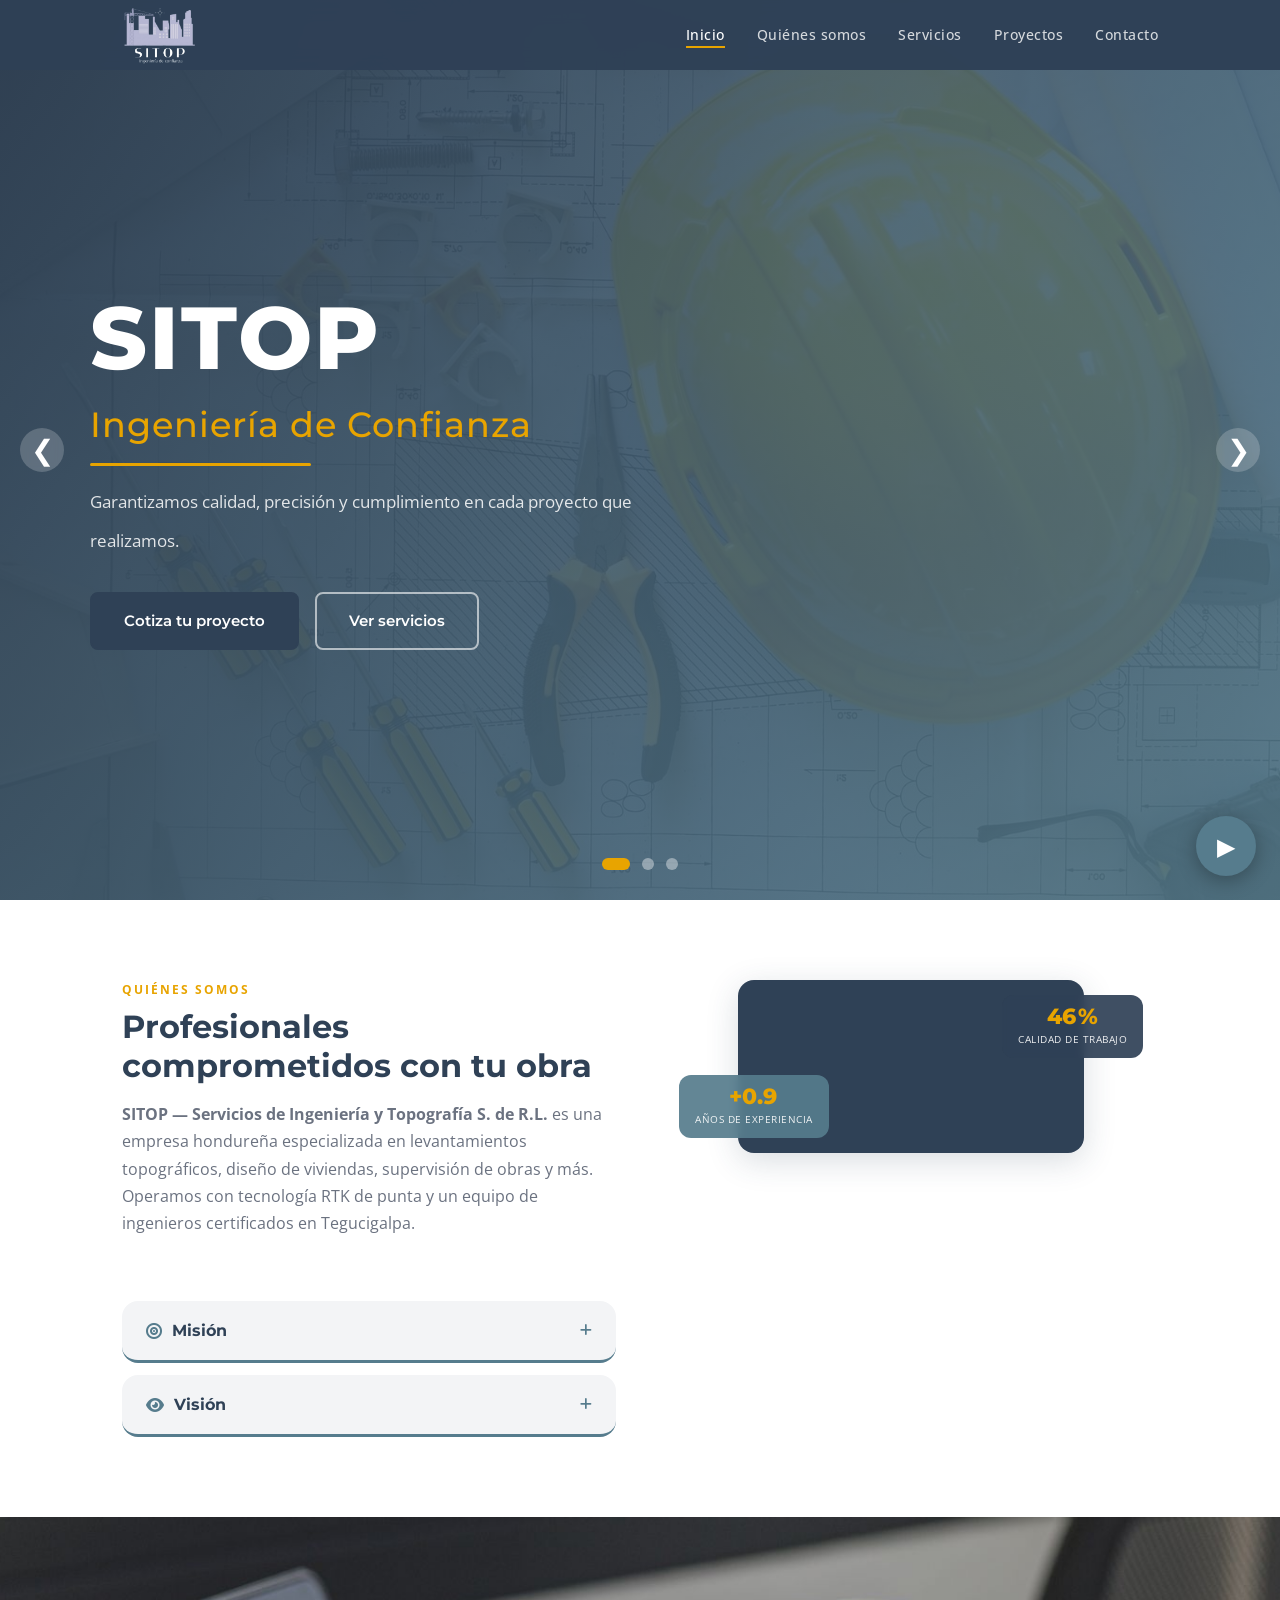
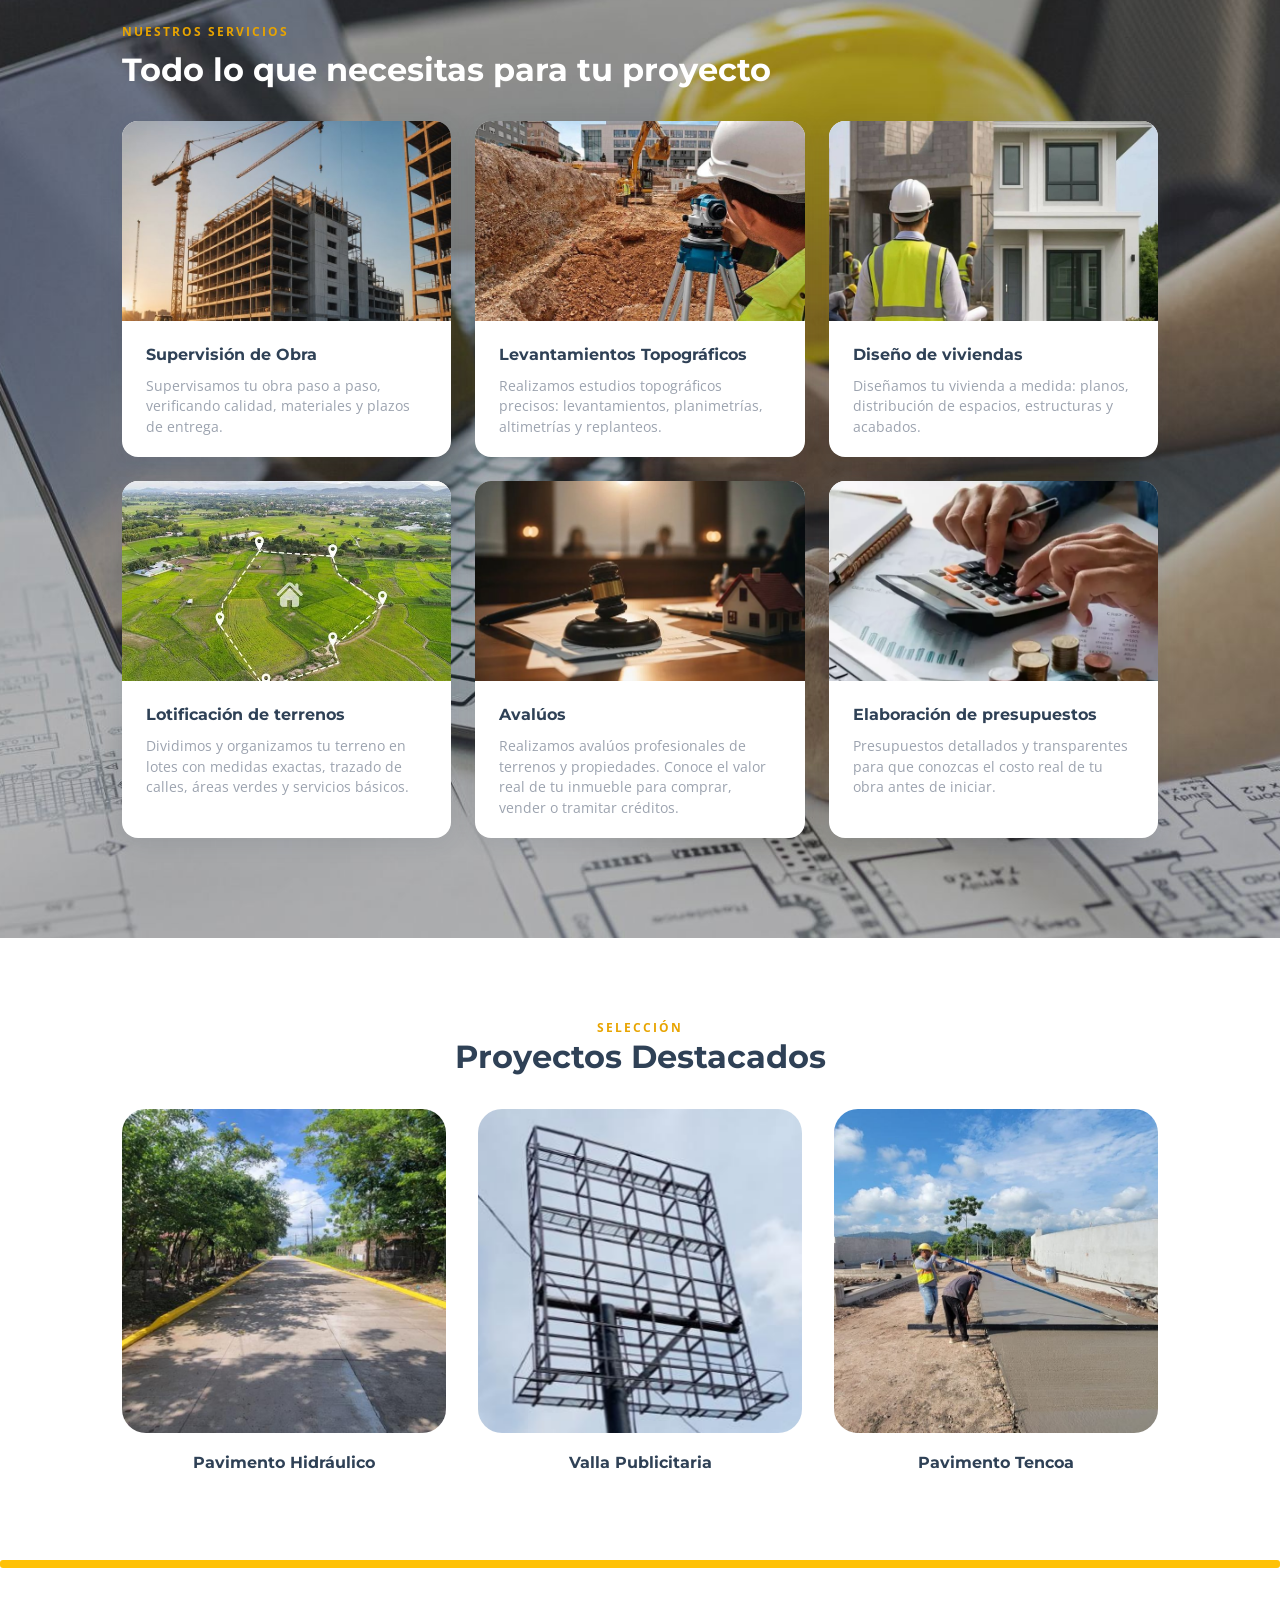
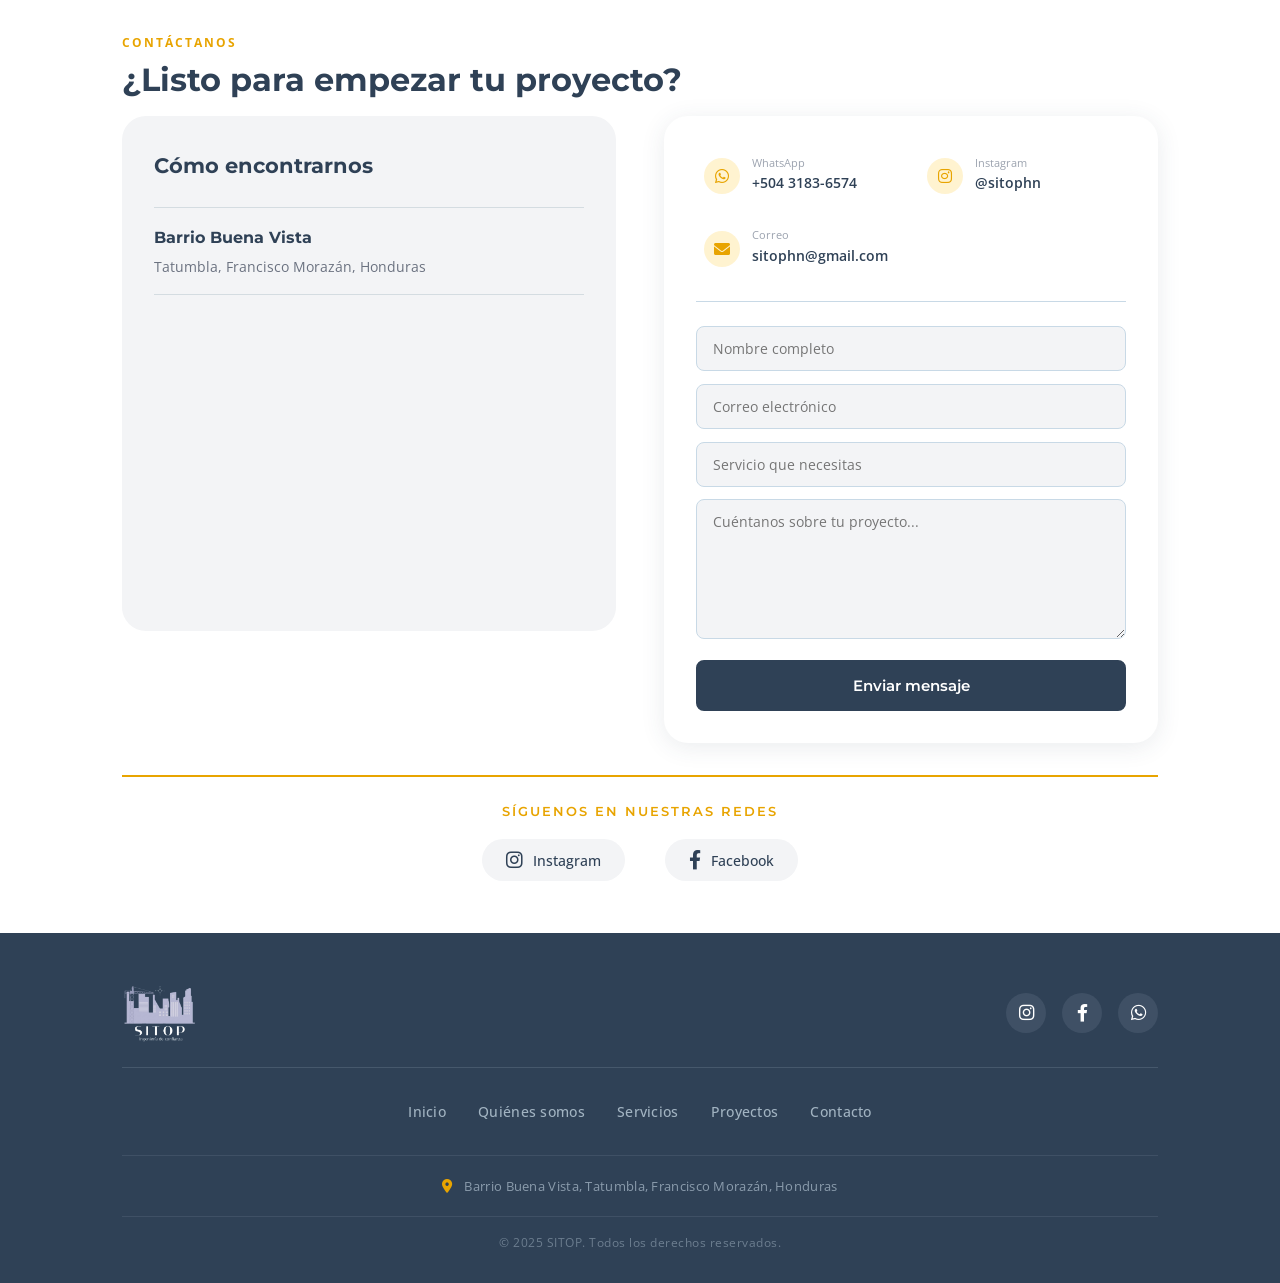
<file: index.html>
<!DOCTYPE html>
<html lang="es">

<head>
  <!-- Configuración básica del navegador -->
  <meta charset="UTF-8">
  <meta name="viewport" content="width=device-width, initial-scale=1.0">

  <!-- Título que aparece en la pestaña del navegador -->
  <title>SITOP - Ingeniería de Confianza</title>

  <!-- FAVICON - Logo en la pestaña del navegador -->
  <link rel="icon" type="image/png" sizes="32x32" href="img/sitop-logo.png">
  <link rel="icon" type="image/png" sizes="16x16" href="img/sitop-logo.png">
  <link rel="shortcut icon" href="img/sitop-logo.ico" type="image/x-icon">

  <!-- Descripción para Google (SEO) -->
  <meta name="description"
    content="Servicios de Ingeniería y Topografía en Tegucigalpa, Honduras. Levantamientos topográficos, diseño de viviendas, supervisión de obras y más.">

  <!-- Enlace a Google Fonts (fuentes bonitas) -->
  <link
    href="https://fonts.googleapis.com/css2?family=Montserrat:wght@400;600;700&family=Open+Sans:wght@400;500&display=swap"
    rel="stylesheet">

  <!-- Enlace a nuestro archivo de estilos -->
  <link rel="stylesheet" href="style.css">

  <!-- Enlace de emojis  -->
  <link rel="stylesheet" href="https://cdnjs.cloudflare.com/ajax/libs/font-awesome/6.0.0-beta3/css/all.min.css">
</head>

<body id="top">

  <!-- ==================== NAVBAR ==================== -->
 <nav class="navbar">
  <div class="nav-container">
    <div class="nav-logo">
      <a href="#top">
        <img src="img/sitop-logo.png" alt="Logo SITOP">
      </a>
    </div>
    <button class="hamburger" id="hamburger">
      <span></span>
      <span></span>
      <span></span>
    </button>
    <ul class="nav-links" id="nav-links">
      <li><a href="index.html">Inicio</a></li>
      <li><a href="nosotros.html">Quiénes somos</a></li>
      <li><a href="servicios.html">Servicios</a></li>
      <li><a href="proyectos.html">Proyectos</a></li>
      <li><a href="contacto.html">Contacto</a></li>
    </ul>
  </div>
</nav>

  <!-- ==================== HERO SLIDER (CARRUSEL) ==================== -->
  <section class="hero-slider" id="inicio">
    <div class="slider-container">

      <!-- Slide 1 - SITOP -->
      <div class="slide active"
        style="background-image: linear-gradient(135deg, rgba(47, 65, 86, 0.88) 0%, rgba(86, 124, 141, 0.85) 100%), url('img/hero-carrusel/hero1.jpg');">
        <div class="slide-content">
          <h1>SITOP</h1>
          <p class="hero-eslogan">Ingeniería de Confianza</p>
          <p class="hero-objetivo">Garantizamos calidad, precisión y cumplimiento en cada proyecto que realizamos.</p>
          <div class="hero-btns">
            <a href="#contacto" class="btn-primary">Cotiza tu proyecto</a>
            <a href="#servicios" class="btn-outline">Ver servicios</a>
          </div>
        </div>
      </div>

      <!-- Slide 2 - Proyectos de Calidad -->
      <div class="slide"
        style="background-image: linear-gradient(135deg, rgba(47, 65, 86, 0.88) 0%, rgba(86, 124, 141, 0.85) 100%), url('img/hero-carrusel/hero2.jpg');">
        <div class="slide-content">
          <h1>Proyectos que <span class="highlight">Construyen Futuro</span></h1>
          <p class="hero-objetivo">Nos especializamos en obras civiles y supervisión con los más altos estándares de
            calidad. Tu inversión, en las mejores manos.</p>
          <div class="hero-btns">
            <a href="#contacto" class="btn-primary">Empieza tu proyecto</a>
            <a href="#servicios" class="btn-outline">Ver servicios</a>
          </div>
        </div>
      </div>

      <!-- Slide 3 - Ingenieros Certificados -->
      <div class="slide"
        style="background-image: linear-gradient(135deg, rgba(47, 65, 86, 0.88) 0%, rgba(86, 124, 141, 0.85) 100%), url('img/hero-carrusel/hero3.jpg');">
        <div class="slide-content">
          <h1>Ingenieros <span class="highlight">Especializados</span></h1>
          <p class="hero-objetivo">Talento humano y tecnología de punta para resultados que inspiran confianza.</p>
          <div class="hero-btns">
            <a href="#contacto" class="btn-primary">Trabaja con nosotros</a>
            <a href="#servicios" class="btn-outline">Ver servicios</a>
          </div>
        </div>
      </div>

      <!-- Flechas de navegación -->
      <div class="slider-arrow slider-arrow-left" id="prevSlide">❮</div>
      <div class="slider-arrow slider-arrow-right" id="nextSlide">❯</div>

      <!-- Puntos indicadores -->
      <div class="slider-dots" id="sliderDots">
        <div class="dot active" data-slide="0"></div>
        <div class="dot" data-slide="1"></div>
        <div class="dot" data-slide="2"></div>
      </div>

    </div>
  </section>

  <!-- ==================== QUIÉNES SOMOS ==================== -->
<section class="nosotros" id="nosotros">
  <div class="container">

    <div class="nos-grid">
      
      <!-- COLUMNA IZQUIERDA: texto + tarjetas -->
      <div class="nos-left">
        <span class="section-label fade-up">Quiénes somos</span>
        <h2 class="section-title fade-up delay-1">
  Profesionales<br>comprometidos con tu obra
</h2>
        <p class="section-text fade-up delay-2">
          <strong>SITOP — Servicios de Ingeniería y Topografía S. de R.L.</strong> es una empresa hondureña especializada en levantamientos topográficos, diseño de viviendas, supervisión de obras y más. Operamos con tecnología RTK de punta y un equipo de ingenieros certificados en Tegucigalpa.
        </p>

        <!-- Tarjetas de Misión y Visión -->
        <div class="accordion fade-up delay-3">

  <div class="accordion-item">
    <button class="accordion-header" onclick="toggleAccordion(this)">
      <span><i class="fas fa-bullseye"></i> Misión</span>
      <i class="fas fa-plus accordion-icon"></i>
    </button>
    <div class="accordion-body">
      <p>Brindar servicios integrales de ingeniería, construcción y topografía con altos estándares de calidad, seguridad y responsabilidad, contribuyendo al desarrollo de proyectos eficientes y sostenibles, satisfaciendo las necesidades de nuestros clientes mediante un equipo profesional y tecnología especializada.</p>
    </div>
  </div>

  <div class="accordion-item">
    <button class="accordion-header" onclick="toggleAccordion(this)">
      <span><i class="fas fa-eye"></i> Visión</span>
      <i class="fas fa-plus accordion-icon"></i>
    </button>
    <div class="accordion-body">
      <p>Ser una empresa líder y reconocida a nivel nacional en el sector de la construcción, ingeniería y topografía, destacándonos por la excelencia en nuestros servicios, la innovación en nuestros procesos y el compromiso con el crecimiento y progreso de las comunidades donde operamos.</p>
    </div>
  </div>
        </div>
</div>

      <!-- COLUMNA DERECHA: video + badges -->
      <div class="photo-col fade-up delay-2">
        <div class="badge-calidad">
          <div class="numero" id="qualityCount">0</div>
          <div class="texto">Calidad de trabajo</div>
        </div>

        <div class="video-frame">
          <video autoplay muted loop playsinline>
            <source src="img/PinDown.io_@BeesIndustries_1777778572.mp4" type="video/mp4">
          </video>
        </div>

        <div class="badge-experiencia">
          <div class="numero" id="yearsCount">0</div>
          <div class="texto">años de experiencia</div>
        </div>
      </div>

    </div>

  </div>
</section>
  <!-- ==================== SERVICIOS (TARJETAS CON IMÁGENES, FONDO OSCURO) ==================== -->
  <section class="servicios" id="servicios">
    <div class="container">

      <span class="section-label">Nuestros servicios</span>
      <h2 class="section-title">Todo lo que necesitas para tu proyecto</h2>

      <div class="projects-grid">

        <div class="project-card">
          <img src="img/servicios-index/supervision-obra.jpg" alt="Supervisión de Obra">
          <div class="project-info">
            <h4>Supervisión de Obra</h4>
            <p>Supervisamos tu obra paso a paso, verificando calidad, materiales y plazos de entrega.</p>
          </div>
        </div>

        <div class="project-card">
          <img src="img/servicios-index/levantamientos.jpg" alt="Levantamiento topográficos">
          <div class="project-info">
            <h4>Levantamientos Topográficos</h4>
            <p>Realizamos estudios topográficos precisos: levantamientos, planimetrías, altimetrías y replanteos.</p>
          </div>
        </div>

        <div class="project-card">
          <img src="img/servicios-index/diseño-viviendas.jpg" alt="Diseño de vivienda">
          <div class="project-info">
            <h4>Diseño de viviendas</h4>
            <p>Diseñamos tu vivienda a medida: planos, distribución de espacios, estructuras y acabados.</p>
          </div>
        </div>

        <div class="project-card">
          <img src="img/servicios-index/lotificacion.jpg" alt="Lotificación">
          <div class="project-info">
            <h4>Lotificación de terrenos</h4>
            <p>Dividimos y organizamos tu terreno en lotes con medidas exactas, trazado de calles, áreas verdes y
              servicios básicos.</p>
          </div>
        </div>

        <div class="project-card">
          <img src="img/servicios-index/avaluos.jpg" alt="Avalúos">
          <div class="project-info">
            <h4>Avalúos</h4>
            <p>Realizamos avalúos profesionales de terrenos y propiedades. Conoce el valor real de tu inmueble para
              comprar, vender o tramitar créditos.</p>
          </div>
        </div>

        <div class="project-card">
          <img src="img/servicios-index/presupuesto.webp" alt="Elaboración de presupuestos">
          <div class="project-info">
            <h4>Elaboración de presupuestos</h4>
            <p>Presupuestos detallados y transparentes para que conozcas el costo real de tu obra antes de iniciar.</p>
          </div>
        </div>

      </div>
    </div>
  </section>

<!-- ==================== PROYECTOS DESTACADOS (INDEX) ==================== -->
<section class="proyectos-destacados" id="proyectos">
  <div class="container">
    <div class="titulos-escritos">
      <span class="section-label">Selección</span>
      <h2 class="section-title">Proyectos Destacados</h2>

      <div class="destacados-grid">

        <!-- Proyecto 1: Choluteca -->
        <div class="destacado-card" data-proyecto="1">
          <div class="destacado-img">
            <img src="img/pavimento-choluteca/pavcholu1.png" alt="Pavimento Choluteca">
            <div class="destacado-overlay">
              <button class="btn-explorar" onclick="openModal(1)">Explorar →</button>
            </div>
          </div>
          <h3>Pavimento Hidráulico</h3>
        </div>

        <!-- Proyecto 2: Valla Publicitaria -->
        <div class="destacado-card" data-proyecto="2">
          <div class="destacado-img">
            <img src="img/valla/vallaportada.png" alt="Valla publicitaria">
            <div class="destacado-overlay">
              <button class="btn-explorar" onclick="openModal(2)">Explorar →</button>
            </div>
          </div>
          <h3>Valla Publicitaria</h3>
        </div>

        <!-- Proyecto 3: Tencoa -->
        <div class="destacado-card" data-proyecto="3">
          <div class="destacado-img">
            <img src="img/pavimento-tencoa/paviportada.jpg" alt="Pavimento Tencoa">
            <div class="destacado-overlay">
              <button class="btn-explorar" onclick="openModal(3)">Explorar →</button>
            </div>
          </div>
          <h3>Pavimento Tencoa</h3>
        </div>

      </div>
    </div>
  </div>
</section>
<div class="separador-linea"></div>

<!-- ==================== MODAL (VENTANA EMERGENTE) ==================== -->
<div id="modal" class="modal">
  <div class="modal-content modal-content--galeria">
    <span class="modal-close" onclick="closeModal()">&times;</span>

    <div class="modal-galeria-wrap">

      <!-- Cabecera -->
      <div class="modal-galeria-header">
        <div>
          <h2 id="proyectoTitulo"></h2>
          <p class="modal-ubicacion" id="proyectoUbicacion"></p>
        </div>
        <a href="proyectos.html" class="btn-ver-todos">Ver todos los proyectos →</a>
      </div>

      <!-- Mosaico -->
      <div class="modal-mosaico" id="modalMosaico">
        <!-- Se genera con JS -->
      </div>

    </div>
  </div>
</div>

<!-- ==================== CONTACTO ==================== -->
  <section class="contacto" id="contacto">
    <div class="container">

      <span class="section-label">Contáctanos</span>
      <h2 class="section-title">¿Listo para empezar tu proyecto?</h2>

      <div class="contact-wrapper">

        <!-- Columna izquierda: Cómo encontrarnos (estilo Postensa) -->
        <div class="contact-ubicacion">
          <h3 class="ubicacion-title">Cómo encontrarnos</h3>

          <!-- Dirección destacada -->
          <div class="ubicacion-direccion">
            <div>
              <strong>Barrio Buena Vista</strong>
              <p>Tatumbla, Francisco Morazán, Honduras</p>
            </div>
          </div>

          <!-- Mapa -->
          <div class="map-container">
            <iframe
              src="https://www.google.com/maps/embed?pb=!1m17!1m12!1m3!1d3871.0752549048348!2d-87.104963!3d14.013552!2m3!1f0!2f0!3f0!3m2!1i1024!2i768!4f13.1!3m2!1m1!2zMTTCsDAwJzQ4LjgiTiA4N8KwMDYnMTcuOSJX!5e0!3m2!1ses-419!2shn!4v1777693920972!5m2!1ses-419!2shn"
              width="100%" height="250" style="border:0; border-radius: 16px;" allowfullscreen="" loading="lazy"
              referrerpolicy="no-referrer-when-downgrade">
            </iframe>
          </div>
        </div>

        <!-- Columna derecha: Formulario + datos de contacto -->
        <div class="contact-formulario">

          <!-- Datos de contacto rápidos -->
          <div class="contacto-rapido">

            <a href="https://wa.me/50431836574" target="_blank" class="contacto-enlace">
              <i class="fab fa-whatsapp"></i>
              <div>
                <span>WhatsApp</span>
                <strong>+504 3183-6574</strong>
              </div>
            </a>

            <a href="https://instagram.com/sitophn" target="_blank" class="contacto-enlace">
              <i class="fab fa-instagram"></i>
              <div>
                <span>Instagram</span>
                <strong>@sitophn</strong>
              </div>
            </a>

            <a href="mailto:sitophn@gmail.com" class="contacto-enlace">
              <i class="fas fa-envelope"></i>
              <div>
                <span>Correo</span>
                <strong>sitophn@gmail.com</strong>
              </div>
            </a>

          </div>

          <!-- Formulario -->
          <form class="contact-form" name="contacto" method="POST" data-netlify="true">
            <input type="text" name="nombre" placeholder="Nombre completo" required>
            <input type="email" name="correo" placeholder="Correo electrónico" required>
            <input type="text" name="servicio" placeholder="Servicio que necesitas">
            <textarea name="mensaje" placeholder="Cuéntanos sobre tu proyecto..." rows="5" required></textarea>

            <button type="submit" class="btn-primary">Enviar mensaje</button>
          </form>
        </div>
      </div>

      <!-- Redes sociales - Síguenos -->
      <div class="redes-sociales">
        <p class="redes-titulo">Síguenos en nuestras redes</p>
        <div class="redes-enlaces">
          <a href="https://instagram.com/sitophn" target="_blank" class="redes-link">
            <i class="fab fa-instagram"></i>
            <span>Instagram</span>
          </a>
          <a href="https://www.facebook.com/share/1DtmW3cJNy/" target="_blank" class="redes-link">
            <i class="fab fa-facebook-f"></i>
            <span>Facebook</span>
          </a>
        </div>
      </div>

    </div>
  </section>

  <footer>
  <div class="container">

    <!-- Fila superior: Logo a la izquierda, redes a la derecha -->
    <div class="footer-top">
      <div class="footer-brand">
        <img src="img/sitop-logo.png" alt="Logo SITOP" class="footer-logo-img">
      </div>
      <div class="footer-social">
        <a href="https://instagram.com/sitophn" target="_blank" class="social-icon"><i class="fab fa-instagram"></i></a>
        <a href="https://www.facebook.com/share/1DtmW3cJNy/" target="_blank" class="social-icon"><i class="fab fa-facebook-f"></i></a>
        <a href="https://wa.me/50431836574" target="_blank" class="social-icon"><i class="fab fa-whatsapp"></i></a>
      </div>
    </div>

    <!-- Fila media: Enlaces de navegación -->
    <div class="footer-nav">
      <a href="index.html">Inicio</a>
      <a href="nosotros.html">Quiénes somos</a>
      <a href="servicios.html">Servicios</a>
      <a href="proyectos.html">Proyectos</a>
      <a href="contacto.html">Contacto</a>
    </div>

    <!-- Fila inferior: Ubicación y copyright -->
    <div class="footer-bottom">
      <div class="footer-ubicacion">
        <i class="fas fa-map-marker-alt"></i>
        <span>Barrio Buena Vista, Tatumbla, Francisco Morazán, Honduras</span>
      </div>
      <div class="footer-copyright">
        <p>© 2025 SITOP. Todos los derechos reservados.</p>
      </div>
    </div>

  </div>
</footer>
  <!-- Enlace a nuestro archivo JavaScript (siempre al final del body) -->
  <script src="script.js"></script>

   
  <!-- Video flotante esquina -->
<!-- Botón flotante con hover -->

<!-- El botón -->
<div class="btn-video-flotante" onclick="document.getElementById('video-popup').style.display='flex'">
  <span class="icono">▶</span>
  <span class="texto-hover">¡Mira el video!</span>
</div>

<!-- Popup del video -->
<div id="video-popup" onclick="this.style.display='none'"
  style="display:none; position:fixed; inset:0; background:rgba(0,0,0,0.75); z-index:1000; align-items:center; justify-content:center;">
  <video autoplay muted loop playsinline style="width:320px; border-radius:16px; box-shadow:0 8px 40px rgba(0,0,0,0.5);">
    <source src="img/distrito-tencoa-proyecto.mp4" type="video/mp4">
  </video>
</div>
  <script src="script.js"></script>

</body>

</html>
</file>
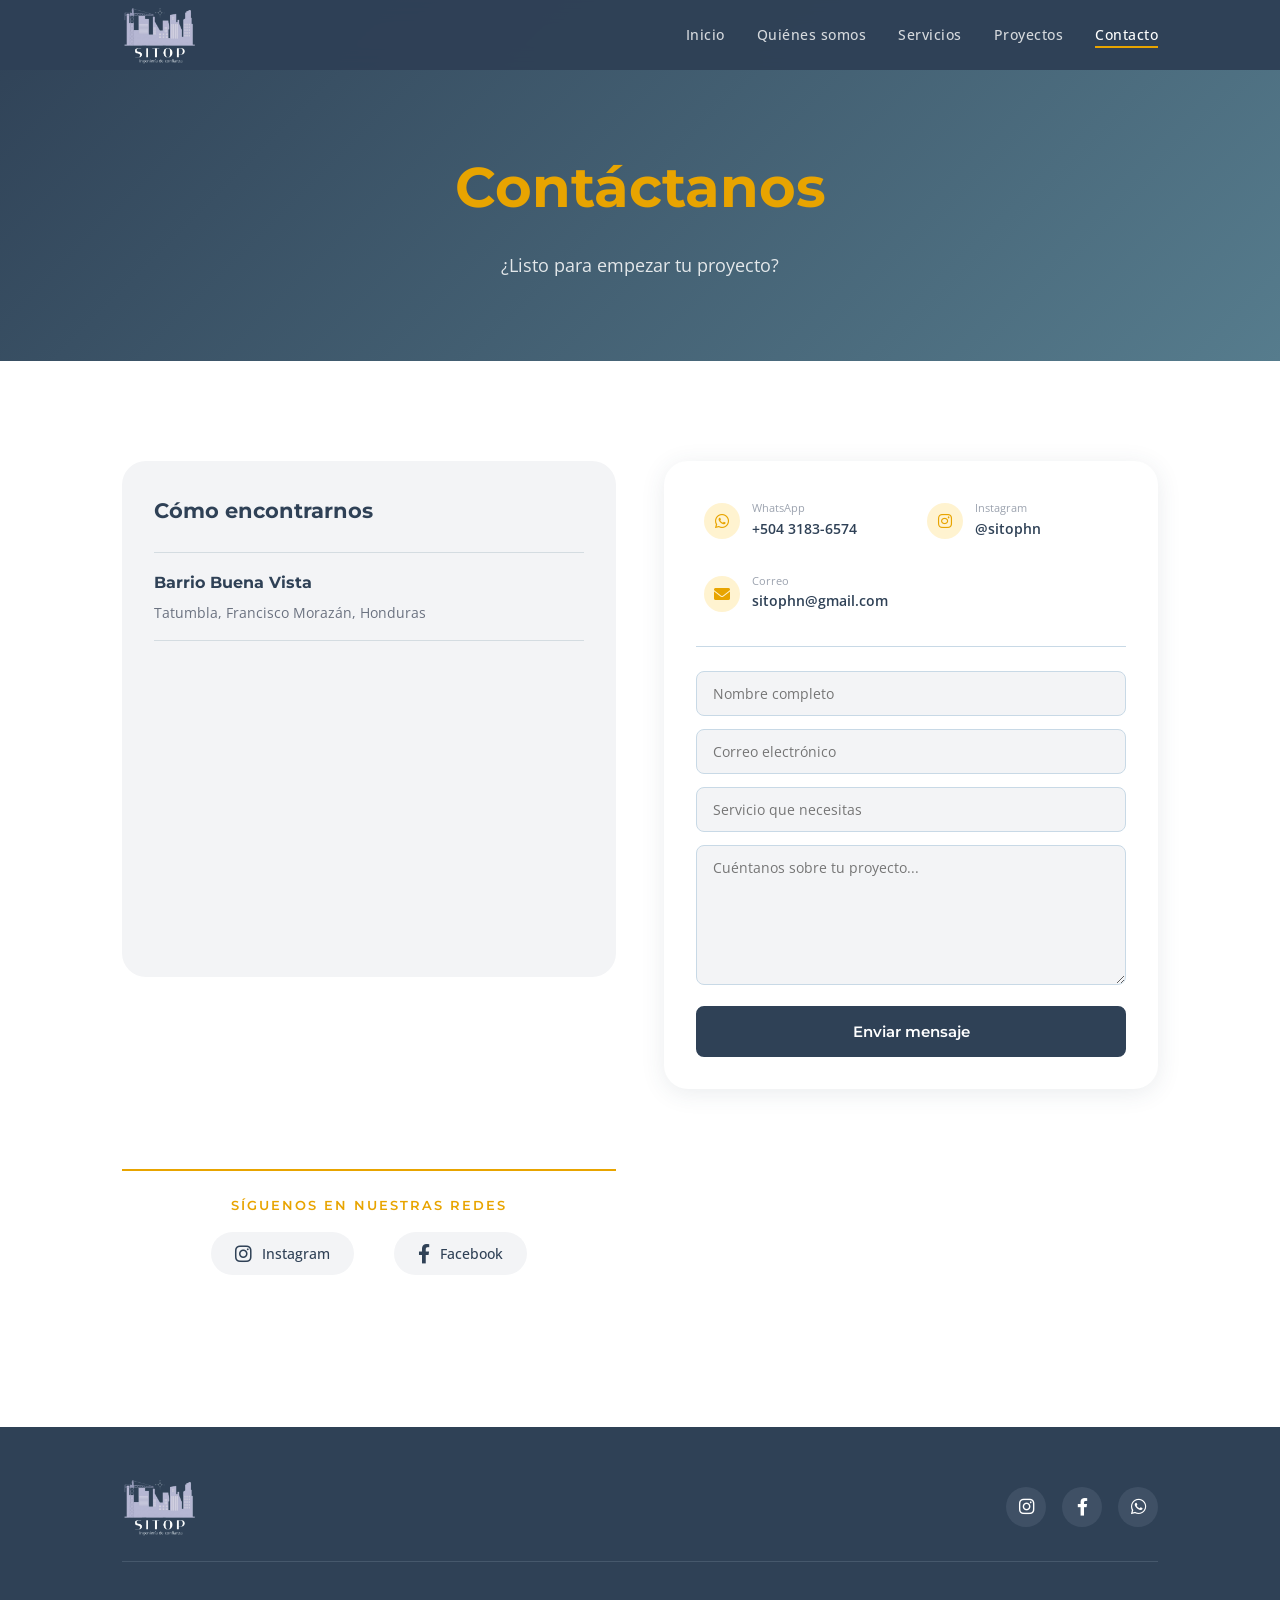
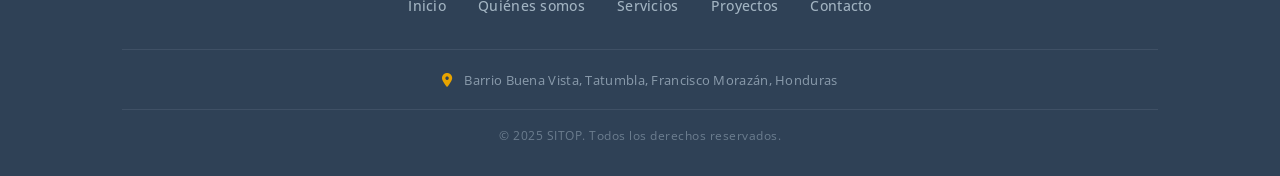
<file: contacto.html>
<!DOCTYPE html>
<html lang="es">

<head>
  <meta charset="UTF-8">
  <meta name="viewport" content="width=device-width, initial-scale=1.0">
  <title>SITOP - Contacto | Ingeniería de Confianza</title>

   <!-- FAVICON - Logo en la pestaña del navegador -->
  <link rel="icon" type="image/png" sizes="32x32" href="img/sitop-logo.png">
  <link rel="icon" type="image/png" sizes="16x16" href="img/sitop-logo.png">
  <link rel="shortcut icon" href="img/sitop-logo.ico" type="image/x-icon">
  <meta name="description" content="Contáctanos en SITOP. Estamos en Tegucigalpa, Honduras. WhatsApp, correo, Instagram y formulario para tu proyecto.">

  <link href="https://fonts.googleapis.com/css2?family=Montserrat:wght@400;600;700&family=Open+Sans:wght@400;500&display=swap" rel="stylesheet">
  <link rel="stylesheet" href="style.css">
  <link rel="stylesheet" href="https://cdnjs.cloudflare.com/ajax/libs/font-awesome/6.0.0-beta3/css/all.min.css">
</head>

<body id="top">

  <nav class="navbar">
  <div class="nav-container">
    <div class="nav-logo">
      <a href="#top">
        <img src="img/sitop-logo.png" alt="Logo SITOP">
      </a>
    </div>
    <button class="hamburger" id="hamburger">
      <span></span>
      <span></span>
      <span></span>
    </button>
    <ul class="nav-links" id="nav-links">
      <li><a href="index.html">Inicio</a></li>
      <li><a href="nosotros.html">Quiénes somos</a></li>
      <li><a href="servicios.html">Servicios</a></li>
      <li><a href="proyectos.html">Proyectos</a></li>
      <li><a href="contacto.html">Contacto</a></li>
    </ul>
  </div>
</nav>

  <section class="hero-contacto">
    <div class="container">
      <h1><span class="highlight">Contáctanos</span></h1>
      <p>¿Listo para empezar tu proyecto?</p>
    </div>
  </section>

  <section class="contacto-completo" style="padding: 100px 0 120px;">
    <div class="container">

      <div class="contact-wrapper">

        <div class="contact-ubicacion">
          <h3 class="ubicacion-title">Cómo encontrarnos</h3>
          <div class="ubicacion-direccion">
            <div>
              <strong>Barrio Buena Vista</strong>
              <p>Tatumbla, Francisco Morazán, Honduras</p>
            </div>
          </div>
          <div class="map-container">
            <iframe 
              src="https://www.google.com/maps/embed?pb=!1m17!1m12!1m3!1d3871.0752549048348!2d-87.104963!3d14.013552!2m3!1f0!2f0!3f0!3m2!1i1024!2i768!4f13.1!3m2!1m1!2zMTTCsDAwJzQ4LjgiTiA4N8KwMDYnMTcuOSJX!5e0!3m2!1ses-419!2shn!4v1777693920972!5m2!1ses-419!2shn" 
              width="100%" 
              height="250" 
              style="border:0; border-radius: 16px;" 
              allowfullscreen="" 
              loading="lazy" 
              referrerpolicy="no-referrer-when-downgrade">
            </iframe>
          </div>
        </div>

        <div class="contact-formulario">

  <div class="contacto-rapido">
    <a href="https://wa.me/50431836574" target="_blank" class="contacto-enlace">
      <i class="fab fa-whatsapp"></i>
      <div>
        <span>WhatsApp</span>
        <strong>+504 3183-6574</strong>
      </div>
    </a>
    <a href="https://instagram.com/sitophn" target="_blank" class="contacto-enlace">
      <i class="fab fa-instagram"></i>
      <div>
        <span>Instagram</span>
        <strong>@sitophn</strong>
      </div>
    </a>
    <a href="mailto:sitophn@gmail.com" class="contacto-enlace">
      <i class="fas fa-envelope"></i>
      <div>
        <span>Correo</span>
        <strong>sitophn@gmail.com</strong>
      </div>
    </a>
  </div>

  <!-- FORMULARIO CON HONEYPOT (anti-spam) -->
 <form class="contact-form" action="https://formspree.io/f/tu-id-formspree" method="POST">
  <input type="text" name="nombre" placeholder="Nombre completo" required>
  <input type="email" name="correo" placeholder="Correo electrónico" required>
  <input type="text" name="servicio" placeholder="Servicio que necesitas">
  <textarea name="mensaje" placeholder="Cuéntanos sobre tu proyecto..." rows="5" required></textarea>
  <button type="submit" class="btn-primary">Enviar mensaje</button>
</form>

      </div>

      <div class="redes-sociales">
        <p class="redes-titulo">Síguenos en nuestras redes</p>
        <div class="redes-enlaces">
          <a href="https://instagram.com/sitophn" target="_blank" class="redes-link">
            <i class="fab fa-instagram"></i>
            <span>Instagram</span>
          </a>
          <a href="https://www.facebook.com/share/1DtmW3cJNy/" target="_blank" class="redes-link">
            <i class="fab fa-facebook-f"></i>
            <span>Facebook</span>
          </a>
        </div>
      </div>

    </div>
  </section>

    <!-- ==================== FOOTER ==================== -->
  <footer>
    <div class="container">

      <!-- Fila superior: Logo a la izquierda, redes a la derecha -->
      <div class="footer-top">
        <div class="footer-brand">
            <img src="img/sitop-logo.png" alt="Logo SITOP" class="footer-logo-img">
        </div>
        <div class="footer-social">
          <a href="https://instagram.com/sitophn" target="_blank" class="social-icon"><i class="fab fa-instagram"></i></a>
          <a href="https://www.facebook.com/share/1DtmW3cJNy/" target="_blank" class="social-icon"><i class="fab fa-facebook-f"></i></a>
          <a href="https://wa.me/50431836574" target="_blank" class="social-icon"><i class="fab fa-whatsapp"></i></a>
        </div>
      </div>

      <!-- Fila media: Enlaces de navegación -->
      <div class="footer-nav">
        <a href="index.html">Inicio</a>
        <a href="nosotros.html">Quiénes somos</a>
        <a href="servicios.html">Servicios</a>
        <a href="proyectos.html">Proyectos</a>
        <a href="contacto.html">Contacto</a>
      </div>

      <!-- Fila inferior: Ubicación y copyright -->
      <div class="footer-bottom">
        <div class="footer-ubicacion">
          <i class="fas fa-map-marker-alt"></i>
          <span>Barrio Buena Vista, Tatumbla, Francisco Morazán, Honduras</span>
        </div>
        <div class="footer-copyright">
          <p>© 2025 SITOP. Todos los derechos reservados.</p>
        </div>
      </div>

    </div>
  </footer>

  <script src="script.js"></script>
</body>
</html>
</file>
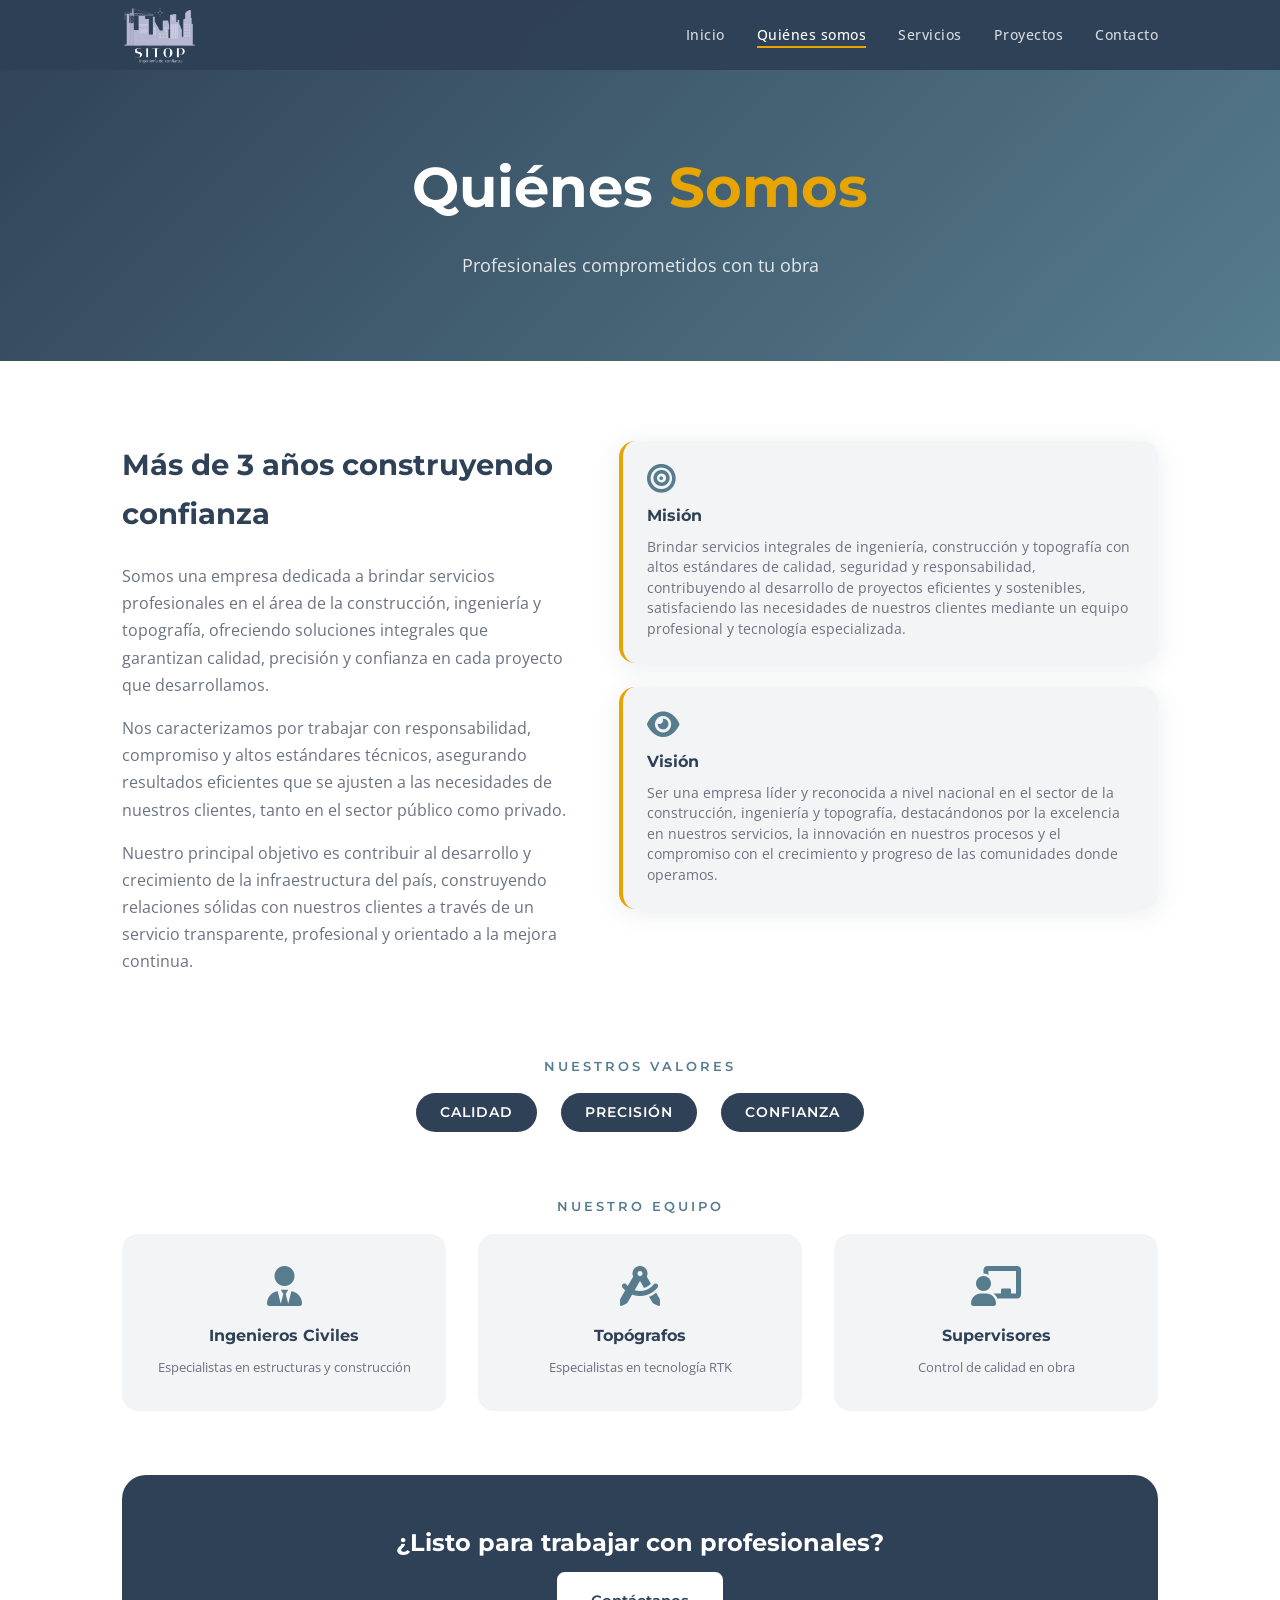
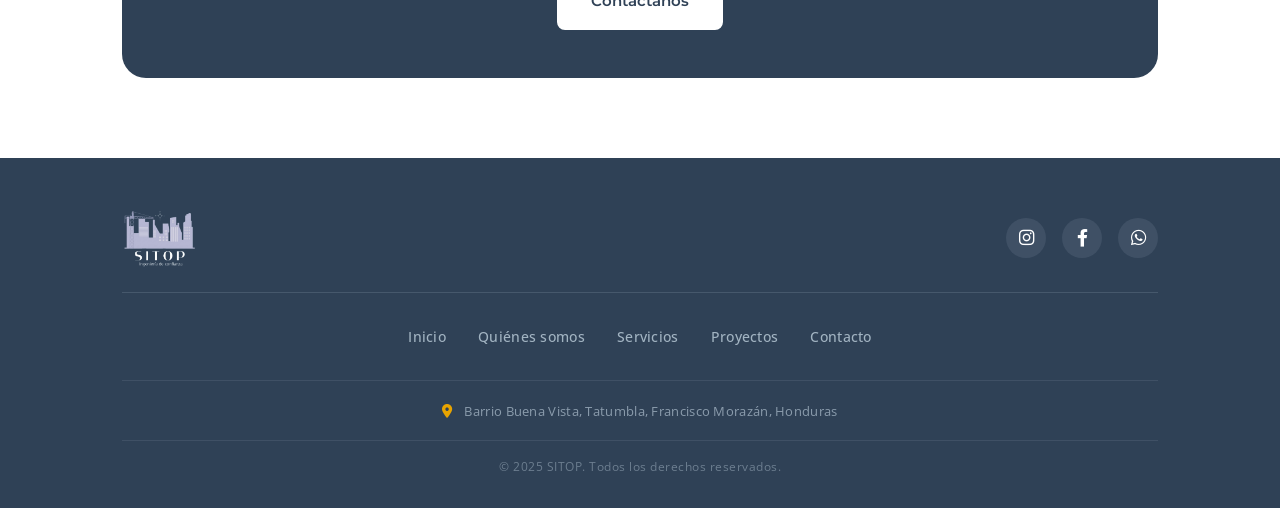
<file: nosotros.html>
<!DOCTYPE html>
<html lang="es">

<head>
  <meta charset="UTF-8">
  <meta name="viewport" content="width=device-width, initial-scale=1.0">
  <title>SITOP - Quiénes Somos | Ingeniería de Confianza</title>

   <!-- FAVICON - Logo en la pestaña del navegador -->
  <link rel="icon" type="image/png" sizes="32x32" href="img/sitop-logo.png">
  <link rel="icon" type="image/png" sizes="16x16" href="img/sitop-logo.png">
  <link rel="shortcut icon" href="img/sitop-logo.ico" type="image/x-icon">
  <meta name="description" content="Conoce a SITOP, tu aliado en ingeniería y topografía en Tegucigalpa, Honduras. Profesionales certificados con tecnología de punta.">

  <link href="https://fonts.googleapis.com/css2?family=Montserrat:wght@400;600;700&family=Open+Sans:wght@400;500&display=swap" rel="stylesheet">
  <link rel="stylesheet" href="style.css">
  <link rel="stylesheet" href="https://cdnjs.cloudflare.com/ajax/libs/font-awesome/6.0.0-beta3/css/all.min.css">
</head>

<body id="top">

  <nav class="navbar">
  <div class="nav-container">
    <div class="nav-logo">
      <a href="#top">
        <img src="img/sitop-logo.png" alt="Logo SITOP">
      </a>
    </div>
    <button class="hamburger" id="hamburger">
      <span></span>
      <span></span>
      <span></span>
    </button>
    <ul class="nav-links" id="nav-links">
      <li><a href="index.html">Inicio</a></li>
      <li><a href="nosotros.html">Quiénes somos</a></li>
      <li><a href="servicios.html">Servicios</a></li>
      <li><a href="proyectos.html">Proyectos</a></li>
      <li><a href="contacto.html">Contacto</a></li>
    </ul>
  </div>
</nav>

  <section class="hero-nosotros">
    <div class="container">
      <h1>Quiénes <span class="highlight">Somos</span></h1>
      <p>Profesionales comprometidos con tu obra</p>
    </div>
  </section>

    <section class="nosotros-completo">
    <div class="container">

      <!-- Grid de 2 columnas: Texto + Misión/Visión -->
      <div class="nosotros-grid">
        
        <!-- COLUMNA IZQUIERDA: Texto descriptivo -->
        <div class="nosotros-texto">
          <h2>Más de 3 años construyendo confianza</h2>
          <p>Somos una empresa dedicada a brindar servicios profesionales en el área de la construcción, ingeniería y topografía, ofreciendo soluciones integrales que garantizan calidad, precisión y confianza en cada proyecto que desarrollamos.</p>
          <p>Nos caracterizamos por trabajar con responsabilidad, compromiso y altos estándares técnicos, asegurando resultados eficientes que se ajusten a las necesidades de nuestros clientes, tanto en el sector público como privado.</p>
          <p>Nuestro principal objetivo es contribuir al desarrollo y crecimiento de la infraestructura del país, construyendo relaciones sólidas con nuestros clientes a través de un servicio transparente, profesional y orientado a la mejora continua.</p>
        </div>

        <!-- COLUMNA DERECHA: Misión y Visión -->
        <div class="nosotros-valores">
          <div class="valor-card">
            <i class="fas fa-bullseye"></i>
            <h3>Misión</h3>
            <p>Brindar servicios integrales de ingeniería, construcción y topografía con altos estándares de calidad, seguridad y responsabilidad, contribuyendo al desarrollo de proyectos eficientes y sostenibles, satisfaciendo las necesidades de nuestros clientes mediante un equipo profesional y tecnología especializada.</p>
          </div>
          <div class="valor-card">
            <i class="fas fa-eye"></i>
            <h3>Visión</h3>
            <p>Ser una empresa líder y reconocida a nivel nacional en el sector de la construcción, ingeniería y topografía, destacándonos por la excelencia en nuestros servicios, la innovación en nuestros procesos y el compromiso con el crecimiento y progreso de las comunidades donde operamos.</p>
          </div>
        </div>

      </div>

      <!-- Valores en línea centrados -->
      <!-- Valores destacados -->
<div class="valores-centrados">
  <h3 class="valores-titulo">Nuestros valores</h3>
  <div class="valores-linea valores-destacados">
    <span class="valor-badge valor-principal">CALIDAD</span>
    <span class="valor-badge valor-principal">PRECISIÓN</span>
    <span class="valor-badge valor-principal">CONFIANZA</span>
  </div>
</div>

      <!-- Sección de equipo -->
      <div class="equipo-section">
        <h2>Nuestro equipo</h2>
        <div class="equipo-grid">
          <div class="equipo-card">
            <i class="fas fa-user-tie"></i>
            <h4>Ingenieros Civiles</h4>
            <p>Especialistas en estructuras y construcción</p>
          </div>
          <div class="equipo-card">
            <i class="fas fa-drafting-compass"></i>
            <h4>Topógrafos</h4>
            <p>Especialistas en tecnología RTK</p>
          </div>
          <div class="equipo-card">
            <i class="fas fa-chalkboard-user"></i>
            <h4>Supervisores</h4>
            <p>Control de calidad en obra</p>
          </div>
        </div>
      </div>

      <!-- CTA final -->
      <div class="nosotros-cta">
        <h3>¿Listo para trabajar con profesionales?</h3>
        <a href="contacto.html" class="btn-primary">Contáctanos</a>
      </div>

    </div>
  </section>

    <!-- ==================== FOOTER ==================== -->
  <footer>
    <div class="container">

      <!-- Fila superior: Logo a la izquierda, redes a la derecha -->
      <div class="footer-top">
        <div class="footer-brand">
            <img src="img/sitop-logo.png" alt="Logo SITOP" class="footer-logo-img">
        </div>
        <div class="footer-social">
          <a href="https://instagram.com/sitophn" target="_blank" class="social-icon"><i class="fab fa-instagram"></i></a>
          <a href="https://www.facebook.com/share/1DtmW3cJNy/" target="_blank" class="social-icon"><i class="fab fa-facebook-f"></i></a>
          <a href="https://wa.me/50431836574" target="_blank" class="social-icon"><i class="fab fa-whatsapp"></i></a>
        </div>
      </div>

      <!-- Fila media: Enlaces de navegación -->
      <div class="footer-nav">
        <a href="index.html">Inicio</a>
        <a href="nosotros.html">Quiénes somos</a>
        <a href="servicios.html">Servicios</a>
        <a href="proyectos.html">Proyectos</a>
        <a href="contacto.html">Contacto</a>
      </div>

      <!-- Fila inferior: Ubicación y copyright -->
      <div class="footer-bottom">
        <div class="footer-ubicacion">
          <i class="fas fa-map-marker-alt"></i>
          <span>Barrio Buena Vista, Tatumbla, Francisco Morazán, Honduras</span>
        </div>
        <div class="footer-copyright">
          <p>© 2025 SITOP. Todos los derechos reservados.</p>
        </div>
      </div>

    </div>
  </footer>

  <script src="script.js"></script>
</body>
</html>
</file>
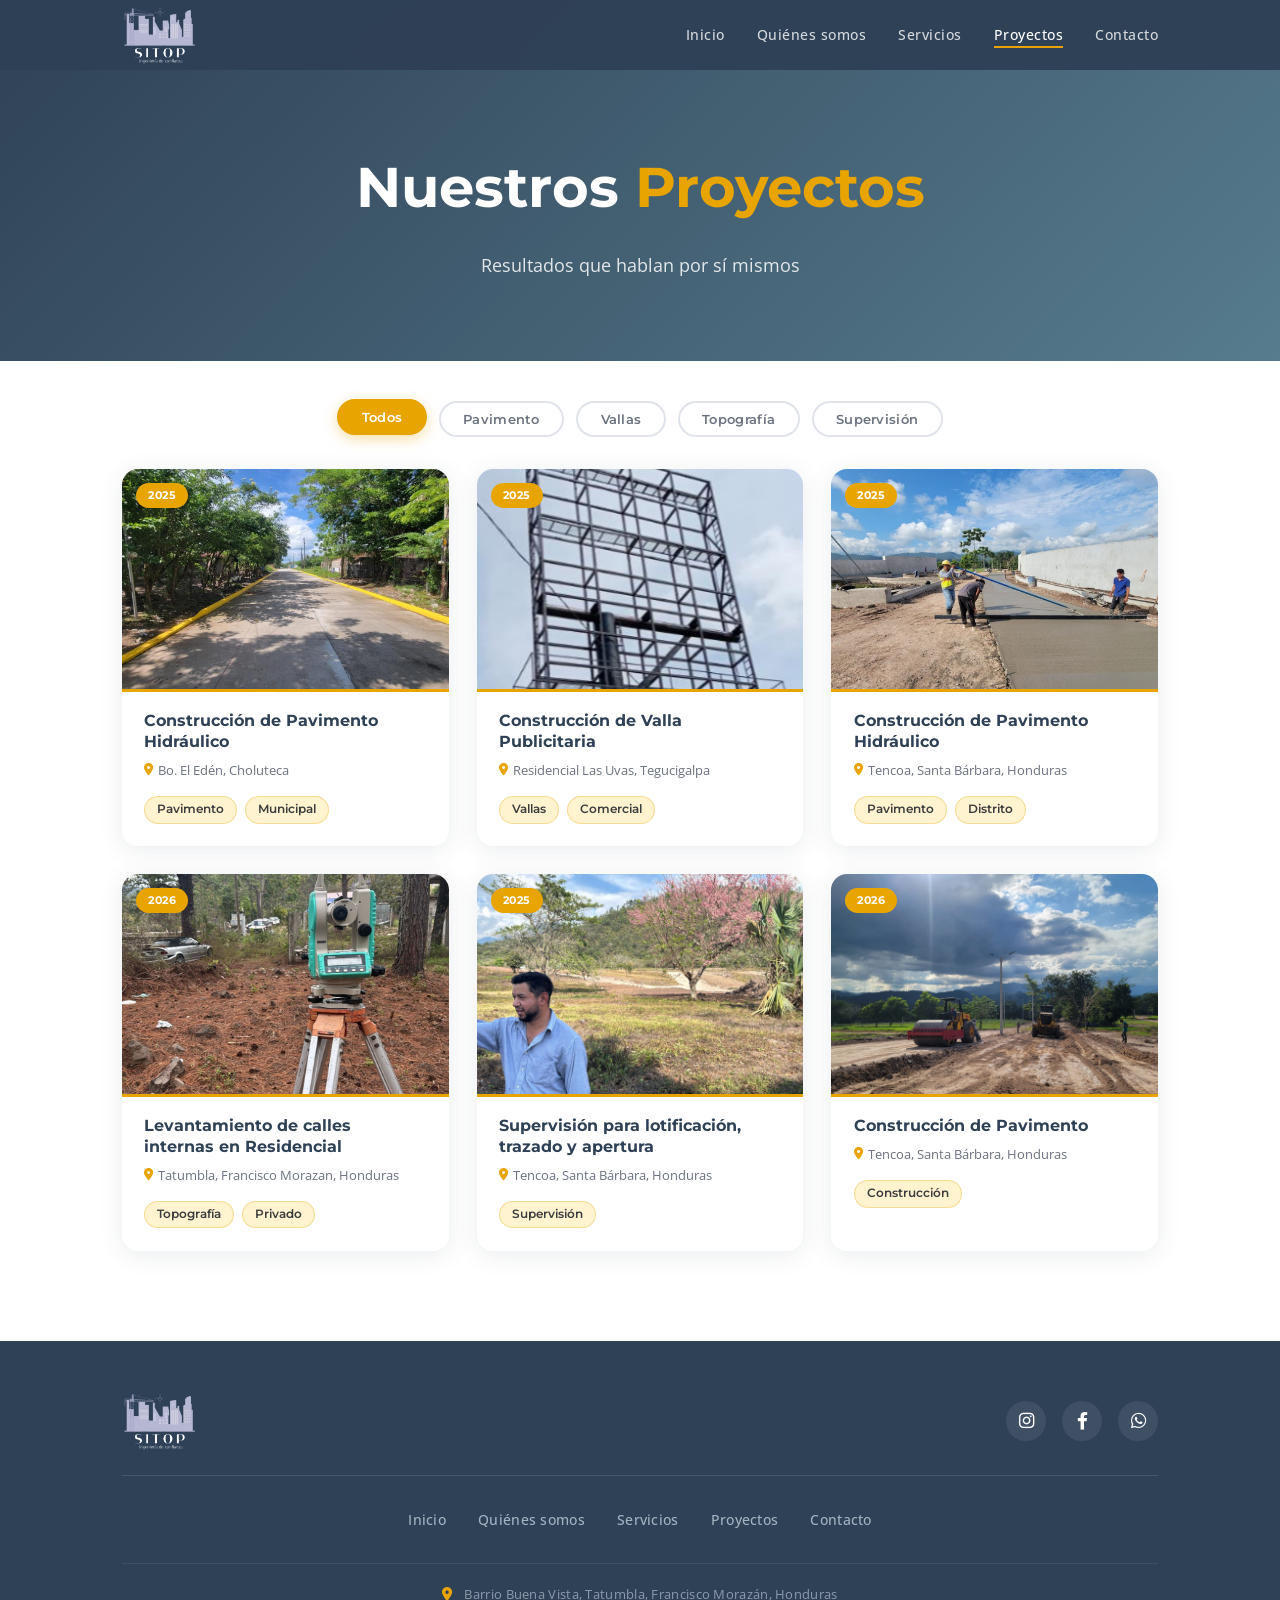
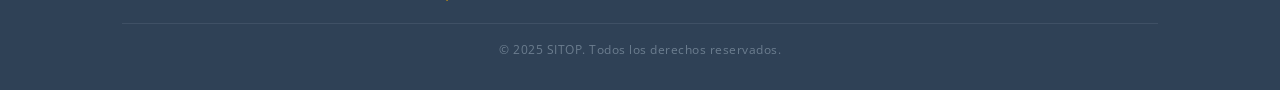
<file: proyectos.html>
<!DOCTYPE html>
<html lang="es">

<head>
  <meta charset="UTF-8">
  <meta name="viewport" content="width=device-width, initial-scale=1.0">
  <title>SITOP - Nuestros Proyectos | Ingeniería de Confianza</title>

   <!-- FAVICON - Logo en la pestaña del navegador -->
  <link rel="icon" type="image/png" sizes="32x32" href="img/sitop-logo.png">
  <link rel="icon" type="image/png" sizes="16x16" href="img/sitop-logo.png">
  <link rel="shortcut icon" href="img/sitop-logo.ico" type="image/x-icon">
  <meta name="description" content="Conoce los proyectos realizados por SITOP. Supervisión de obra, levantamientos topográficos, diseño de viviendas y más en Tegucigalpa.">

  <link href="https://fonts.googleapis.com/css2?family=Montserrat:wght@400;600;700&family=Open+Sans:wght@400;500&display=swap" rel="stylesheet">
  <link rel="stylesheet" href="style.css">
  <link rel="stylesheet" href="https://cdnjs.cloudflare.com/ajax/libs/font-awesome/6.0.0-beta3/css/all.min.css">
</head>

<body id="top">

  <!-- ===== NAVBAR ===== -->
  <nav class="navbar">
  <div class="nav-container">
    <div class="nav-logo">
      <a href="#top">
        <img src="img/sitop-logo.png" alt="Logo SITOP">
      </a>
    </div>
    <button class="hamburger" id="hamburger">
      <span></span>
      <span></span>
      <span></span>
    </button>
    <ul class="nav-links" id="nav-links">
      <li><a href="index.html">Inicio</a></li>
      <li><a href="nosotros.html">Quiénes somos</a></li>
      <li><a href="servicios.html">Servicios</a></li>
      <li><a href="proyectos.html">Proyectos</a></li>
      <li><a href="contacto.html">Contacto</a></li>
    </ul>
  </div>
</nav>

  <!-- ===== HERO ===== -->
  <section class="hero-proyectos">
    <div class="container">
      <h1>Nuestros <span class="highlight">Proyectos</span></h1>
      <p>Resultados que hablan por sí mismos</p>
    </div>
  </section>

  <!-- ===== SECCIÓN COMPLETA ===== -->
  <section class="proyectos-completo">
    <div class="container">

      <!-- Filtros -->
      <div class="filtros-bar">
        <button class="filtro-btn active" data-filtro="todos">Todos</button>
        <button class="filtro-btn" data-filtro="pavimento">Pavimento</button>
        <button class="filtro-btn" data-filtro="vallas">Vallas</button>
        <button class="filtro-btn" data-filtro="topografia">Topografía</button>
        <button class="filtro-btn" data-filtro="supervision">Supervisión</button>
      </div>

      <!-- Grid de proyectos -->
      <div class="proyectos-grid-completo">

        <!-- Proyecto 1 -->
        <div class="proyecto-card" data-categoria="pavimento" onclick="openModal(1)">
          <div class="proyecto-card-img">
            <img src="img/pavimento-choluteca/pavcholu1.png" alt="Pavimento Choluteca">
            <div class="proyecto-card-overlay">
              <button class="btn-ver-proyecto">Ver proyecto →</button>
            </div>
            <span class="proyecto-card-badge">2025</span>
          </div>
          <div class="proyecto-card-info">
            <h3>Construcción de Pavimento Hidráulico</h3>
            <p class="ubicacion"><i class="fas fa-map-marker-alt"></i> Bo. El Edén, Choluteca</p>
            <div class="proyecto-card-meta">
              <span class="meta-tag">Pavimento</span>
              <span class="meta-tag">Municipal</span>
            </div>
          </div>
        </div>

        <!-- Proyecto 2 -->
        <div class="proyecto-card" data-categoria="vallas" onclick="openModal(2)">
          <div class="proyecto-card-img">
            <img src="img/valla/vallaportada.png" alt="Valla publicitaria">
            <div class="proyecto-card-overlay">
              <button class="btn-ver-proyecto">Ver proyecto →</button>
            </div>
            <span class="proyecto-card-badge">2025</span>
          </div>
          <div class="proyecto-card-info">
            <h3>Construcción de Valla Publicitaria</h3>
            <p class="ubicacion"><i class="fas fa-map-marker-alt"></i> Residencial Las Uvas, Tegucigalpa</p>
            <div class="proyecto-card-meta">
              <span class="meta-tag">Vallas</span>
              <span class="meta-tag">Comercial</span>
            </div>
          </div>
        </div>

        <!-- Proyecto 3 -->
        <div class="proyecto-card" data-categoria="pavimento" onclick="openModal(3)">
          <div class="proyecto-card-img">
            <img src="img/pavimento-tencoa/paviportada.jpg" alt="Pavimento Tencoa">
            <div class="proyecto-card-overlay">
              <button class="btn-ver-proyecto">Ver proyecto →</button>
            </div>
            <span class="proyecto-card-badge">2025</span>
          </div>
          <div class="proyecto-card-info">
            <h3>Construcción de Pavimento Hidráulico</h3>
            <p class="ubicacion"><i class="fas fa-map-marker-alt"></i> Tencoa, Santa Bárbara, Honduras</p>
            <div class="proyecto-card-meta">
              <span class="meta-tag">Pavimento</span>
              <span class="meta-tag">Distrito</span>
            </div>
          </div>
        </div>

        <!-- Proyecto 4 -->
        <div class="proyecto-card" data-categoria="topografia" onclick="openModal(4)">
          <div class="proyecto-card-img">
            <img src="img/levantamiento-residencial/levantamiento.jpg" alt="Levantamiento topográfico en residencial">
            <div class="proyecto-card-overlay">
              <button class="btn-ver-proyecto">Ver proyecto →</button>
            </div>
            <span class="proyecto-card-badge">2026</span>
          </div>
          <div class="proyecto-card-info">
            <h3>Levantamiento de calles internas en Residencial</h3>
            <p class="ubicacion"><i class="fas fa-map-marker-alt"></i> Tatumbla, Francisco Morazan, Honduras </p>
            <div class="proyecto-card-meta">
              <span class="meta-tag">Topografía</span>
              <span class="meta-tag">Privado</span>
            </div>
          </div>
        </div>

        <!-- Proyecto 5 -->
        <div class="proyecto-card" data-categoria="supervision" onclick="openModal(5)">
          <div class="proyecto-card-img">
            <img src="img/supervision-lotificacion/supervision.jpg" alt="Supervisión de Lotificación">
            <div class="proyecto-card-overlay">
              <button class="btn-ver-proyecto">Ver proyecto →</button>
            </div>
            <span class="proyecto-card-badge">2025</span>
          </div>
          <div class="proyecto-card-info">
            <h3>Supervisión para lotificación, trazado y apertura</h3>
            <p class="ubicacion"><i class="fas fa-map-marker-alt"></i> Tencoa, Santa Bárbara, Honduras </p>
            <div class="proyecto-card-meta">
              <span class="meta-tag">Supervisión</span>
            </div>
          </div>
        </div>

         <!-- Proyecto 6 -->
        <div class="proyecto-card" data-categoria="supervision" onclick="openModal(6)">
          <div class="proyecto-card-img">
            <img src="img/pavimento-tencoa2/paviementoportada.jpg" alt="Pavimento">
            <div class="proyecto-card-overlay">
              <button class="btn-ver-proyecto">Ver proyecto →</button>
            </div>
            <span class="proyecto-card-badge">2026</span>
          </div>
          <div class="proyecto-card-info">
            <h3>Construcción de Pavimento</h3>
            <p class="ubicacion"><i class="fas fa-map-marker-alt"></i> Tencoa, Santa Bárbara, Honduras </p>
            <div class="proyecto-card-meta">
              <span class="meta-tag">Construcción</span>
            </div>
          </div>
        </div>

      </div>
    </div>
  </section>

  <!-- ===== MODAL ===== -->
<div id="modal" class="modal">
  <div class="modal-content">
    <span class="modal-close" onclick="closeModal()">&#x2715;</span>
    <div class="modal-galeria-wrap">

      <div class="modal-galeria-header">
        <div>
          <h2 id="proyectoTitulo"></h2>
          <p class="modal-ubicacion" id="proyectoUbicacion"></p>
        </div>
        <a href="proyectos.html" class="btn-ver-todos">Ver todos los proyectos →</a>
      </div>

      <div class="modal-mosaico" id="modalMosaico"></div>

    </div>
  </div>
</div>

  <!-- ===== FOOTER ===== -->
  <footer>
    <div class="container">
      <div class="footer-top">
        <div class="footer-brand">
           <img src="img/sitop-logo.png" alt="Logo SITOP" class="footer-logo-img">
        </div>
        <div class="footer-social">
          <a href="https://instagram.com/sitophn" target="_blank" class="social-icon"><i class="fab fa-instagram"></i></a>
          <a href="https://www.facebook.com/share/1DtmW3cJNy/" target="_blank" class="social-icon"><i class="fab fa-facebook-f"></i></a>
          <a href="https://wa.me/50431836574" target="_blank" class="social-icon"><i class="fab fa-whatsapp"></i></a>
        </div>
      </div>
      <div class="footer-nav">
        <a href="index.html">Inicio</a>
        <a href="nosotros.html">Quiénes somos</a>
        <a href="servicios.html">Servicios</a>
        <a href="proyectos.html">Proyectos</a>
        <a href="contacto.html">Contacto</a>
      </div>
      <div class="footer-bottom">
        <div class="footer-ubicacion">
          <i class="fas fa-map-marker-alt"></i>
          <span>Barrio Buena Vista, Tatumbla, Francisco Morazán, Honduras</span>
        </div>
        <div class="footer-copyright">
          <p>© 2025 SITOP. Todos los derechos reservados.</p>
        </div>
      </div>
    </div>
  </footer>
    <script src="script.js"></script>
</body>

</body>

</html>
</file>
<file: style.css>
/* ==================== 1. VARIABLES GLOBALES ==================== */
:root {
  /* Azules (se mantienen del diseño original) */
  --navy:    #2F4156;
  --teal:    #567C8D;
  --skyblue: #C8D9E6;

  /* Nueva paleta */
  --yellow:      #E8A400;       /* Amarillo dorado — acento principal */
  --yellow-light:#FFF3D0;       /* Amarillo muy suave — fondos */
  --gray-dark:   #3D3D3D;       /* Gris oscuro — textos fuertes */
  --gray-mid:    #6B7280;       /* Gris medio — textos secundarios */
  --gray-light:  #F3F4F6;       /* Gris claro — fondos de sección */
  --gray-border: #E0E4EA;       /* Gris borde — separadores y bordes */

  /* Reemplazos semánticos (el resto del CSS usa estas variables) */
  --beige:      var(--gray-light);   /* antes #F5EFEB → ahora gris claro */
  --white:      #FFFFFF;
  --text-dark:  var(--gray-dark);
  --text-mid:   var(--gray-mid);
  --text-light: #9CA3AF;

  --font-title: 'Montserrat', sans-serif;
  --font-body:  'Open Sans', sans-serif;

  --radius-sm: 8px;
  --radius-md: 16px;
  --radius-lg: 24px;

  --shadow:       0 4px 24px rgba(47, 65, 86, 0.10);
  --shadow-hover: 0 8px 32px rgba(47, 65, 86, 0.18);
}


/* ==================== 2. RESET GENERAL ==================== */
* {
  margin: 0;
  padding: 0;
  box-sizing: border-box;
}

html {
  scroll-behavior: smooth;
}

body {
  font-family: var(--font-body);
  color: var(--text-dark);
  background-color: var(--white);
  line-height: 1.7;
}


/* ==================== 3. CLASES REUTILIZABLES ==================== */
.container {
  max-width: 1100px;
  margin: 0 auto;
  padding: 0 2rem;
}

.section-label {
  display: inline-block;
  font-size: 0.75rem;
  font-weight: 700;
  letter-spacing: 2px;
  text-transform: uppercase;
  color: var(--yellow);
  margin-bottom: 0.5rem;
}

.section-title {
  font-family: var(--font-title);
  font-size: 2rem;
  font-weight: 700;
  color: var(--navy);
  margin-bottom: 1rem;
  line-height: 1.2;
}

.section-text {
  color: var(--text-mid);
  font-size: 1rem;
  max-width: 620px;
  margin-bottom: 2.5rem;
}

.highlight {
  color: var(--yellow);
  position: relative;
  display: inline-block;
}

.fade-in {
  opacity: 0;
  transform: translateY(30px);
  transition: opacity 0.7s ease, transform 0.7s ease;
}

.fade-in.visible {
  opacity: 1;
  transform: translateY(0);
}


/* ==================== 4. BOTONES ==================== */
.btn-primary {
  display: inline-block;
  background-color: var(--navy);
  color: var(--white);
  padding: 14px 32px;
  border-radius: var(--radius-sm);
  font-family: var(--font-title);
  font-weight: 600;
  font-size: 0.95rem;
  text-decoration: none;
  border: 2px solid var(--navy);
  transition: background-color 0.3s ease, color 0.3s ease, transform 0.2s ease;
  cursor: pointer;
}

.btn-primary:hover {
  background-color: var(--yellow);
  border-color: var(--yellow);
  transform: translateY(-2px);
}

.btn-outline {
  display: inline-block;
  background-color: transparent;
  color: var(--white);
  padding: 14px 32px;
  border-radius: var(--radius-sm);
  font-family: var(--font-title);
  font-weight: 600;
  font-size: 0.95rem;
  text-decoration: none;
  border: 2px solid rgba(255,255,255,0.6);
  transition: background-color 0.3s ease, color 0.3s ease, transform 0.2s ease;
}

.btn-outline:hover {
  background-color: rgba(255,255,255,0.15);
  border-color: var(--white);
  transform: translateY(-2px);
}

.btn-outline-small {
  display: inline-block;
  background-color: transparent;
  color: var(--teal);
  padding: 8px 20px;
  border-radius: var(--radius-sm);
  font-family: var(--font-title);
  font-weight: 600;
  font-size: 0.8rem;
  text-decoration: none;
  border: 2px solid var(--teal);
  transition: all 0.3s ease;
  cursor: pointer;
}

.btn-outline-small:hover {
  background-color: var(--teal);
  color: var(--white);
  transform: translateY(-2px);
}


/* ==================== BOTON DE VIDEO FLOTANDO EN INDEX ==================== */
.btn-video-flotante {
    position: fixed;
    bottom: 24px;
    right: 24px;
    width: 60px;
    height: 60px;
    background: #567c8d;
    border-radius: 50%;
    display: flex;
    align-items: center;
    justify-content: center;
    cursor: pointer;
    box-shadow: 0 4px 20px rgba(0,0,0,0.3);
    animation: pulso 2s infinite;
    z-index: 999;
    transition: background 0.3s, width 0.3s, border-radius 0.3s;
    overflow: hidden;
    white-space: nowrap;
  }

  .btn-video-flotante:hover {
    background: #f5c518;
    width: 200px;
    border-radius: 30px;
    animation: none;
  }

  .btn-video-flotante .icono {
    font-size: 24px;
    color: white;
    flex-shrink: 0;
    transition: color 0.3s;
  }

  .btn-video-flotante:hover .icono {
    color: #1a1a1a;
  }

  .btn-video-flotante .texto-hover {
    max-width: 0;
    opacity: 0;
    overflow: hidden;
    color: #1a1a1a;
    font-size: 13px;
    font-weight: 600;
    transition: max-width 0.3s, opacity 0.3s, margin 0.3s;
    margin-left: 0;
  }

  .btn-video-flotante:hover .texto-hover {
    max-width: 140px;
    opacity: 1;
    margin-left: 8px;
  }

  @keyframes pulso {
    0%   { box-shadow: 0 0 0 0 rgba(86,124,141,0.7); }
    70%  { box-shadow: 0 0 0 16px rgba(86,124,141,0); }
    100% { box-shadow: 0 0 0 0 rgba(86,124,141,0); }
  }



/* ==================== 5. NAVBAR ==================== */
.navbar {
  position: fixed;
  top: 0;
  left: 0;
  width: 100%;
  z-index: 1000;
  background-color: rgba(47, 65, 86, 0.97);
  backdrop-filter: blur(10px);
  transition: box-shadow 2s ease;
}

.navbar.scrolled {
  box-shadow: 0 2px 20px rgba(47, 65, 86, 0.25);
}

.nav-container {
  max-width: 1100px;
  margin: 0 auto;
  padding: 0 2rem;
  height: 70px;
  display: flex;
  align-items: center;
  justify-content: space-between;
}

.nav-logo {
  display: flex;
  align-items: center;
  text-decoration: none;
}

.nav-logo a {
  display: flex;
  align-items: center;
  text-decoration: none;
}

.nav-logo img {
  height: 60px;
  width: auto;
  object-fit: contain;
  transition: opacity 0.3s ease;
}

.nav-logo img:hover {
  opacity: 0.8;
}

/* Links de navegación */
.nav-links {
  list-style: none;
  display: flex;
  gap: 2rem;
}

.nav-links a {
  color: rgba(255, 255, 255, 0.8);
  text-decoration: none;
  font-size: 0.9rem;
  font-weight: 500;
  letter-spacing: 0.5px;
  transition: color 0.3s ease;
  position: relative;
}

.nav-links a::after {
  content: '';
  position: absolute;
  bottom: -4px;
  left: 0;
  width: 0;
  height: 2px;
  background-color: var(--yellow);
  transition: width 0.3s ease;
}

.nav-links a:hover {
  color: var(--white);
}

.nav-links a:hover::after {
  width: 100%;
}

.nav-links a.active {
  color: var(--white);
}

.nav-links a.active::after {
  width: 100%;
}

/* Botón hamburguesa */
.hamburger {
  display: none;
  flex-direction: column;
  gap: 5px;
  background: none;
  border: none;
  cursor: pointer;
  padding: 4px;
}

.hamburger span {
  display: block;
  width: 25px;
  height: 2px;
  background-color: var(--white);
  border-radius: 2px;
  transition: all 0.3s ease;
}

.hamburger.open span:nth-child(1) {
  transform: translateY(7px) rotate(45deg);
}

.hamburger.open span:nth-child(2) {
  opacity: 0;
  transform: scaleX(0);
}

.hamburger.open span:nth-child(3) {
  transform: translateY(-7px) rotate(-45deg);
}

/* ==================== 6. HERO / HERO SLIDER ==================== */

/* --- Hero estático --- */
.hero {
  background-image:
    linear-gradient(135deg, rgba(47, 65, 86, 0.6) 0%, rgba(86, 124, 141, 0.55) 100%),
    url('img/hero1.jpg');
  background-size: cover;
  background-position: center;
  background-attachment: fixed;
  min-height: 100vh;
  display: flex;
  align-items: center;
  padding: 120px 2rem 80px;
}

.hero-content {
  max-width: 1100px;
  margin: 0 auto;
  width: 100%;
}

.hero-tag {
  display: inline-block;
  background-color: rgba(232, 164, 0, 0.15);
  color: var(--yellow);
  border: 1px solid rgba(232, 164, 0, 0.4);
  padding: 6px 16px;
  border-radius: 20px;
  font-size: 0.8rem;
  font-weight: 600;
  letter-spacing: 1px;
  margin-bottom: 1.5rem;
  animation: fadeInUp 0.8s ease forwards;
}

.hero h1 {
  font-family: var(--font-title);
  font-size: clamp(2.5rem, 6vw, 4.5rem);
  font-weight: 700;
  color: var(--white);
  line-height: 1.1;
  margin-bottom: 1.5rem;
  animation: fadeInUp 0.8s ease 0.2s forwards;
  opacity: 0;
}

.hero-sub {
  font-size: 1.1rem;
  color: rgba(255,255,255,0.8);
  max-width: 520px;
  margin-bottom: 2.5rem;
  animation: fadeInUp 0.8s ease 0.4s forwards;
  opacity: 0;
}

.hero-btns {
  display: flex;
  gap: 1rem;
  flex-wrap: wrap;
  animation: fadeInUp 0.8s ease 0.6s forwards;
  opacity: 0;
}

.hero-eslogan {
  position: relative;
  display: inline-block;
  font-family: var(--font-title);
  font-size: clamp(1.5rem, 4vw, 2.2rem);
  font-weight: 500;
  color: var(--yellow);
  margin-bottom: 1.8rem;
  letter-spacing: 1px;
  text-align: left;
}

.hero-eslogan::after {
  content: "";
  position: absolute;
  bottom: -12px;
  left: 0;
  width: 0;
  height: 3px;
  background-color: var(--yellow);
  border-radius: 3px;
  animation: expandLine 0.6s ease-out 0.3s forwards; 
}

.hero-objetivo {
  font-size: clamp(0.9rem, 2vw, 1.05rem);
  color: rgba(255, 255, 255, 0.85);
  max-width: 600px;
  margin-bottom: 2rem;
  line-height: 2.3;
}

/* --- Hero Slider --- */
.hero-slider {
  position: relative;
  min-height: 100vh;
  overflow: hidden;
}

.slider-container {
  position: relative;
  width: 100%;
  height: 100vh;
  min-height: 600px;
}

.slide {
  position: absolute;
  top: 0;
  left: 0;
  width: 100%;
  height: 100%;
  background-size: cover;
  background-position: center;
  opacity: 0;
  transition: opacity 0.8s ease-in-out;
  display: flex;
  align-items: center;
  padding: 120px 2rem 80px;
}

.slide.active {
  opacity: 1;
  z-index: 1;
}

.slide-content {
  max-width: 1100px;
  margin: 0 auto;
  width: 100%;
}

.slide h1 {
  font-family: var(--font-title);
  font-size: clamp(3rem, 8vw, 5.5rem);
  font-weight: 800;
  color: var(--white);
  line-height: 1.1;
  margin-bottom: 0.5rem;
  letter-spacing: 2px;
}

.slide .hero-tag,
.slide h1,
.slide .hero-eslogan,
.slide .hero-objetivo,
.slide .hero-btns,
.slide .hero-sub {
  opacity: 0;
  transform: translateY(30px);
}

.slide.active .hero-tag    { animation: fadeInUp 0.6s ease forwards; }
.slide.active h1            { animation: slideInUp 0.6s cubic-bezier(0.22, 0.89, 0.36, 1.1) forwards; }
.slide.active .hero-eslogan { animation: slideInUp 0.6s cubic-bezier(0.22, 0.89, 0.36, 1.1) 0.15s forwards; }
.slide.active .hero-sub     { animation: fadeInUp 0.6s ease 0.3s forwards; }
.slide.active .hero-objetivo{ animation: slideInUp 0.6s cubic-bezier(0.22, 0.89, 0.36, 1.1) 0.35s forwards; }
.slide.active .hero-btns    { animation: slideInUp 0.6s cubic-bezier(0.22, 0.89, 0.36, 1.1) 0.55s forwards; }

/* Flechas del slider */
.slider-arrow {
  position: absolute;
  top: 50%;
  transform: translateY(-50%);
  width: 44px;
  height: 44px;
  background-color: rgba(255, 255, 255, 0.2);
  backdrop-filter: blur(4px);
  border-radius: 50%;
  display: flex;
  align-items: center;
  justify-content: center;
  font-size: 28px;
  color: white;
  cursor: pointer;
  z-index: 20;
  transition: all 0.3s ease;
  user-select: none;
}

.slider-arrow:hover {
  background-color: var(--teal);
  transform: translateY(-50%) scale(1.05);
}

.slider-arrow-left  { left: 20px; }
.slider-arrow-right { right: 20px; }

/* Dots del slider */
.slider-dots {
  position: absolute;
  bottom: 30px;
  left: 50%;
  transform: translateX(-50%);
  display: flex;
  gap: 12px;
  z-index: 20;
}

.dot {
  width: 12px;
  height: 12px;
  background-color: rgba(255, 255, 255, 0.4);
  border-radius: 50%;
  cursor: pointer;
  transition: all 0.3s ease;
}

.dot.active {
  background-color: var(--yellow);
  width: 28px;
  border-radius: 6px;
}

.dot:hover { background-color: var(--yellow); }


/* ==================== 7. SECCIÓN: QUIÉNES SOMOS (index.html) ==================== */
.nosotros {
  padding: 80px 0;
  background-color: var(--white);
}

.nos-grid {
  display: grid;
  grid-template-columns: 1fr 1fr;
  gap: 3rem;
  align-items: start;
}

.nos-left {
  display: flex;
  flex-direction: column;
}

/* Acordeón Misión y Visión */
.accordion {
  display: flex;
  flex-direction: column;
  gap: 0.75rem;
  margin-top: 1.5rem;
}

.accordion-item {
  border-radius: var(--radius-md);
  overflow: hidden;
  border-bottom: 3px solid var(--teal);
  background-color: var(--beige);
}

.accordion-header {
  width: 100%;
  background: none;
  border: none;
  padding: 1.25rem 1.5rem;
  display: flex;
  justify-content: space-between;
  align-items: center;
  cursor: pointer;
  font-family: var(--font-title);
  font-size: 1rem;
  font-weight: 700;
  color: var(--navy);
  text-align: left;
  transition: background-color 0.2s ease;
}

.accordion-header:hover { background-color: rgba(0,0,0,0.04); }

.accordion-header span {
  display: flex;
  align-items: center;
  gap: 0.6rem;
}

.accordion-header span i {
  color: var(--teal);
  font-size: 1rem;
}

.accordion-icon {
  font-size: 0.85rem;
  color: var(--teal);
  transition: transform 0.3s ease;
}

.accordion-body {
  max-height: 0;
  overflow: hidden;
  transition: max-height 0.4s ease, padding 0.3s ease;
  padding: 0 1.5rem;
}

.accordion-body p {
  color: var(--text-mid);
  font-size: 0.9rem;
  line-height: 1.6;
  padding-bottom: 1.25rem;
}

.accordion-item.open .accordion-body {
  max-height: 300px;
  padding-top: 0.25rem;
}

.accordion-item.open .accordion-icon { transform: rotate(45deg); }
.accordion-item.open .accordion-header { color: var(--yellow); }

/* Columna derecha — Video */
.photo-col {
  position: relative;
  display: flex;
  flex-direction: column;
  justify-content: center;
  align-items: center;
  width: 100%;
  padding: 0;
}

.video-frame {
  position: relative;
  width: 70%;
  max-width: 420px;
  max-height: 560px;
  border-radius: 16px;
  overflow: hidden;
  box-shadow: var(--shadow-hover);
  background-color: var(--navy);
  margin: 0 auto;
}

.video-frame video {
  width: 100%;
  height: 100%;
  max-height: 560px;
  display: block;
  object-fit: cover;
}

/* Badges */
.badge-calidad {
  position: absolute;
  top: 15px;
  right: 15px;
  background-color: rgba(47, 65, 86, 0.92);
  backdrop-filter: blur(4px);
  color: white;
  padding: 0.6rem 1rem;
  border-radius: 12px;
  text-align: center;
  z-index: 10;
  min-width: 90px;
}

.badge-calidad .numero {
  font-family: var(--font-title);
  font-size: 1.4rem;
  font-weight: 800;
  line-height: 1;
  color: var(--yellow);
}

.badge-calidad .texto {
  font-size: 0.6rem;
  opacity: 0.9;
  letter-spacing: 0.5px;
  text-transform: uppercase;
}

.badge-experiencia {
  position: absolute;
  bottom: 15px;
  left: 15px;
  background-color: rgba(86, 124, 141, 0.92);
  backdrop-filter: blur(4px);
  color: white;
  padding: 0.6rem 1rem;
  border-radius: 12px;
  text-align: center;
  z-index: 10;
  min-width: 70px;
}

.badge-experiencia .numero {
  font-family: var(--font-title);
  font-size: 1.4rem;
  font-weight: 800;
  line-height: 1;
  color: white;
  color: var(--yellow);
}

.badge-experiencia .texto {
  font-size: 0.6rem;
  opacity: 0.9;
  letter-spacing: 0.5px;
  text-transform: uppercase;
}

#qualityCount .symbol,
#yearsCount .symbol { font-size: 1.4rem; margin-left: 2px; }

#qualityCount { display: inline-flex; align-items: baseline; }
#yearsCount   { display: inline-flex; align-items: baseline; }


/* ==================== 8. SECCIÓN: SERVICIOS (index.html) ==================== */
.servicios {
  padding: 100px 0;
  background-color: var(--navy);
  position: relative;
  background-image: url('img/fondo3.jpg');
  background-size: cover;
  background-position: center;
  background-repeat: no-repeat;
  background-attachment: scroll;
}

.servicios::before {
  content: "";
  position: absolute;
  top: 0; left: 0;
  width: 100%; height: 100%;
  background: rgba(0, 0, 0, 0);
  z-index: 0;
}

.servicios .container { position: relative; z-index: 1; }
.servicios .section-label { color: var(--yellow); }
.servicios .section-title  { color: var(--white); }

/* Grid de tarjetas con foto (los servicios reales) */
.projects-grid {
  display: grid;
  grid-template-columns: repeat(auto-fit, minmax(280px, 1fr));
  gap: 1.5rem;
  margin-top: 2rem;
}

.project-card {
  background-color: var(--white);
  border-radius: var(--radius-md);
  overflow: hidden;
  box-shadow: var(--shadow);
  transition: transform 0.3s ease, box-shadow 0.3s ease;
}

.project-card:hover {
  transform: translateY(-8px);
  box-shadow: var(--shadow-hover);
}

.project-card img {
  width: 100%;
  height: 200px;
  object-fit: cover;
  display: block;
  transition: transform 0.4s ease;
}

.project-card:hover img { transform: scale(1.05); }

.project-info { padding: 1.25rem 1.5rem; }

.project-info h4 {
  font-family: var(--font-title);
  font-size: 1rem;
  font-weight: 700;
  color: var(--navy);
  margin-bottom: 0.5rem;
}

.project-info p {
  color: var(--text-light);
  font-size: 0.85rem;
  line-height: 1.5;
}

/* Grid de íconos (services-grid — actualmente en index debajo de servicios) */
.services-grid {
  display: grid;
  grid-template-columns: repeat(auto-fit, minmax(220px, 1fr));
  gap: 1.25rem;
}

.service-card {
  background-color: rgba(0, 0, 0, 0.4);
  backdrop-filter: blur(4px);
  border: 1px solid rgba(200, 217, 230, 0.15);
  border-radius: var(--radius-md);
  padding: 1.75rem 1.5rem;
  text-align: center;
  transition: background-color 0.3s ease, transform 0.3s ease, border-color 0.3s ease;
  cursor: default;
}

.service-card:hover {
  background-color: rgba(0, 0, 0, 0.8);
  border-color: var(--teal);
  transform: translateY(-4px);
}

.service-icon {
  font-size: 2rem;
  margin-bottom: 1rem;
  display: block;
}

.service-card h4 {
  font-family: var(--font-title);
  font-size: 0.95rem;
  font-weight: 600;
  color: var(--white);
  margin-bottom: 0.5rem;
  line-height: 1.3;
}

.service-card p {
  color: rgba(200, 217, 230, 0.75);
  font-size: 0.85rem;
  line-height: 1.5;
}






/* ==================== 9. SECCIÓN: PROYECTOS (index.html) ==================== */
.proyectos {
  padding: 80px 0;
  background-color: var(--beige);
}

/* Proyectos molde — tarjeta única "próximamente" */
.proyectos-molde {
  padding: 80px 0;
  background-color: var(--beige);
}

.molde-proyecto {
  max-width: 500px;
  margin: 2rem auto 0;
}

.project-card-molde {
  background-color: var(--white);
  border-radius: var(--radius-lg);
  overflow: hidden;
  box-shadow: var(--shadow);
  transition: transform 0.3s ease, box-shadow 0.3s ease;
  text-align: center;
}

.project-card-molde:hover {
  transform: translateY(-8px);
  box-shadow: var(--shadow-hover);
}

.molde-imagen {
  position: relative;
  overflow: hidden;
}

.molde-imagen img {
  width: 100%;
  height: 250px;
  object-fit: cover;
  display: block;
  transition: transform 0.4s ease;
}

.project-card-molde:hover .molde-imagen img { 
  transform: scale(1.05); 
}

.molde-overlay {
  position: absolute;
  top: 0;
  left: 0;
  width: 100%;
  height: 100%;
  background: rgba(47, 65, 86, 0.7);
  display: flex;
  align-items: center;
  justify-content: center;
  opacity: 1;
  transition: opacity 0.3s ease;
}

.proximamente {
  background-color: var(--teal);
  color: var(--white);
  padding: 8px 20px;
  border-radius: 30px;
  font-family: var(--font-title);
  font-weight: 600;
  font-size: 0.9rem;
  letter-spacing: 1px;
}

.project-card-molde:hover .molde-overlay { 
  opacity: 0.8; 
}

.project-info-molde { 
  padding: 2rem; 
}

.project-info-molde h4 {
  font-family: var(--font-title);
  font-size: 1.3rem;
  font-weight: 700;
  color: var(--navy);
  margin-bottom: 0.75rem;
}

.project-info-molde p {
  color: var(--text-mid);
  font-size: 0.9rem;
  line-height: 1.6;
  margin-bottom: 1.5rem;
}

.molde-cta { 
  margin-top: 0.5rem; 
}

/* ==================== PROYECTOS DESTACADOS ==================== */
.proyectos-destacados {
 background-color: var(--white);
  padding: 80px 0;
  margin-bottom: 0;

}

/* ==================== ANIMACIÓN ESCRITURA ==================== */
.titulos-escritos {
  text-align: center;
}

.titulos-escritos .section-label,
.titulos-escritos .section-title {
  overflow: hidden;
  white-space: nowrap;
  display: block;
  width: 0;
  margin: 0 auto;
  animation: typing 1.5s steps(10, end) forwards;
}

.titulos-escritos .section-title {
  animation: typing 2.2s steps(21, end) forwards;
  animation-delay: 0.6s;
}

@keyframes typing {
  from {
    width: 0;
  }
  to {
    width: 100%;
  }
}

/* En móvil, desactivamos la animación */
@media (max-width: 600px) {
  .titulos-escritos .section-label,
  .titulos-escritos .section-title {
    white-space: normal;
    animation: none;
    width: 100%;
  }
}
/* ===== GRID Y TARJETAS ===== */
.destacados-grid {
  display: grid;
  grid-template-columns: repeat(3, 1fr);
  gap: 2rem;
  margin-top: 2rem;
}

.destacado-card {
  text-align: center;
}

.destacado-img {
  position: relative;
  border-radius: var(--radius-lg);
  overflow: hidden;
  aspect-ratio: 1 / 1;
  cursor: pointer;
}

.destacado-img img {
  width: 100%;
  height: 100%;
  object-fit: cover;
  transition: transform 0.5s ease;
}

.destacado-card:hover .destacado-img img {
  transform: scale(1.05);
}

.destacado-overlay {
  position: absolute;
  top: 0;
  left: 0;
  width: 100%;
  height: 100%;
  background: rgba(47, 65, 86, 0.85);
  display: flex;
  align-items: center;
  justify-content: center;
  opacity: 0;
  transition: opacity 0.3s ease;
}

.destacado-card:hover .destacado-overlay {
  opacity: 1;
}

.btn-explorar {
  background: var(--yellow);
  color: white;
  padding: 0.8rem 1.5rem;
  border-radius: 30px;
  text-decoration: none;
  font-weight: 600;
  font-size: 0.9rem;
  transition: all 0.3s ease;
  border: none;
  cursor: pointer;
}

.btn-explorar:hover {
  background: var(--white);
  color: var(--navy);
  transform: translateY(-2px);
}

.destacado-card h3 {
  font-family: var(--font-title);
  font-size: 1rem;
  font-weight: 700;
  color: var(--navy);
  margin-top: 1rem;
  margin-bottom: 0.25rem;
}

.destacado-card p {
  font-size: 0.8rem;
  color: var(--text-mid);
}

/* Responsive */
@media (max-width: 900px) {
  .destacados-grid {
    grid-template-columns: repeat(2, 1fr);
    gap: 1.5rem;
  }
}

@media (max-width: 600px) {
  .destacados-grid {
    grid-template-columns: 1fr;
    max-width: 320px;
    margin-left: auto;
    margin-right: auto;
  }
}
/* ==================== MODAL (VENTANA EMERGENTE) ==================== */
.modal {
  display: none;
  position: fixed;
  top: 0;
  left: 0;
  width: 100%;
  height: 100%;
  background-color: rgba(0, 0, 0, 0.9);
  z-index: 2000;
  justify-content: center;
  align-items: center;
  overflow-y: auto;
  padding: 2rem;
}

.modal-content {
  background: var(--white);
  max-width: 860px;
  width: 95%;
  border-radius: 24px;
  overflow: hidden;
  animation: modalFadeIn 0.3s ease;
}

@keyframes modalFadeIn {
  from { opacity: 0; transform: scale(0.95); }
  to   { opacity: 1; transform: scale(1); }
}

.modal-close {
  position: fixed;
  top: 20px;
  right: 30px;
  font-size: 2rem;
  font-weight: bold;
  color: white;
  cursor: pointer;
  transition: color 0.3s ease;
  z-index: 2001;
}

.modal-close:hover {
  color: var(--teal);
}

/* ==================== MODAL GALERÍA MOSAICO ==================== */
.modal-galeria-wrap {
  padding: 28px 32px;
}

.modal-galeria-header {
  display: flex;
  align-items: flex-start;
  justify-content: space-between;
  gap: 16px;
  margin-bottom: 20px;
}

.modal-galeria-header h2 {
  font-family: var(--font-title);
  font-size: 1.3rem;
  color: var(--navy);
  margin: 0 0 4px;
  line-height: 1.3;
}

.modal-galeria-header .modal-ubicacion {
  color: var(--yellow);
  font-size: 0.85rem;
  margin: 0;
  display: flex;
  align-items: center;
  gap: 4px;
}

.btn-ver-todos {
  display: inline-block;
  background: var(--yellow);
  color: white;
  padding: 0.75rem 1.5rem;
  border-radius: 30px;
  text-decoration: none;
  font-weight: 600;
  font-size: 0.85rem;
  text-align: center;
  transition: all 0.3s ease;
  white-space: nowrap;
  flex-shrink: 0;
}

.btn-ver-todos:hover {
  background: var(--navy);
  transform: translateY(-2px);
}

/* Mosaico */
.modal-mosaico {
  display: grid;
  grid-template-columns: 2fr 1fr;
  grid-template-rows: 200px 200px;
  gap: 8px;
  border-radius: 12px;
  overflow: hidden;
}

.modal-mosaico .foto-item {
  overflow: hidden;
  position: relative;
  cursor: pointer;
}

.modal-mosaico .foto-item img {
  width: 100%;
  height: 100%;
  object-fit: cover;
  display: block;
  transition: transform 0.3s ease;
}

.modal-mosaico .foto-item:hover img {
  transform: scale(1.04);
}

.modal-mosaico .foto-mas {
  position: absolute;
  inset: 0;
  background: rgba(0, 0, 0, 0.50);
  display: flex;
  align-items: center;
  justify-content: center;
  color: #fff;
  font-size: 1.6rem;
  font-weight: 600;
  font-family: var(--font-title);
}

/* ==================== RESPONSIVE ==================== */
@media (max-width: 768px) {
  .modal-galeria-wrap {
    padding: 20px 18px;
  }

  .modal-galeria-header {
    flex-direction: column;
    gap: 12px;
  }

  .btn-ver-todos {
    width: 100%;
    text-align: center;
  }

  .modal-mosaico {
    grid-template-columns: 1fr 1fr;
    grid-template-rows: 140px 140px;
  }

  .modal-mosaico .foto-item:first-child {
    grid-row: span 1 !important;
  }

  .modal-close {
    top: 10px;
    right: 16px;
    font-size: 1.5rem;
  }
}

@media (max-width: 480px) {
  .modal-mosaico {
    grid-template-columns: 1fr 1fr;
    grid-template-rows: 110px 110px;
  }
}/* ==================== 10. SECCIÓN: CONTACTO (index.html) ==================== */
.contacto {
  padding: 20px 0;
  background-color: var(--white);
  position: relative;
}

/* Línea decorativa corta entre secciones (opcional) */
.separador-linea {
  width: 100%;
  height: 8px;
  background-color: #FFC107; 
  margin: 0 auto 40px;
  border-radius: 3px;
}


.contact-wrapper {
  display: grid;
  grid-template-columns: 1fr 1fr;
  gap: 3rem;
  align-items: start;
}

/* Columna izquierda — Mapa */
.contact-ubicacion {
  background: var(--beige);
  border-radius: var(--radius-lg);
  padding: 2rem;
}

.ubicacion-title {
  font-family: var(--font-title);
  font-size: 1.3rem;
  font-weight: 700;
  color: var(--navy);
  margin-bottom: 1.5rem;
}

.ubicacion-direccion {
  padding: 1rem 0;
  border-top: 1px solid rgba(86, 124, 141, 0.2);
  border-bottom: 1px solid rgba(86, 124, 141, 0.2);
  margin-bottom: 1.5rem;
}

.ubicacion-direccion strong {
  font-family: var(--font-title);
  font-size: 1rem;
  color: var(--navy);
  display: block;
  margin-bottom: 4px;
}

.ubicacion-direccion p {
  font-size: 0.85rem;
  color: var(--text-mid);
  margin: 0;
}

.contact-ubicacion .map-container { margin-top: 0.5rem; }

/* Columna derecha — Formulario */
.contact-formulario {
  background: var(--white);
  border-radius: var(--radius-lg);
  padding: 2rem;
  box-shadow: var(--shadow);
}

.contacto-rapido {
  display: flex;
  flex-wrap: wrap;
  gap: 1rem;
  margin-bottom: 1.5rem;
  padding-bottom: 1.5rem;
  border-bottom: 1px solid var(--skyblue);
}

.contacto-enlace {
  display: flex;
  align-items: center;
  gap: 0.75rem;
  flex: 1;
  min-width: 140px;
  text-decoration: none;
  padding: 0.5rem;
  border-radius: var(--radius-sm);
  transition: background 0.3s ease;
}

.contacto-enlace:hover { background: var(--beige); }

.contacto-enlace i {
  width: 36px;
  height: 36px;
  background: var(--yellow-light);
  border-radius: 50%;
  display: flex;
  align-items: center;
  justify-content: center;
  font-size: 1rem;
  color: var(--yellow);
}

.contacto-enlace span {
  font-size: 0.7rem;
  color: var(--text-light);
  display: block;
  line-height: 1.2;
}

.contacto-enlace strong {
  font-size: 0.85rem;
  color: var(--navy);
  font-weight: 600;
}

/* Mapa */
.map-container {
  margin-top: 24px;
  width: 100%;
  border-radius: 16px;
  overflow: hidden;
}

.map-container iframe {
  width: 100%;
  height: 250px;
  display: block;
}

/* Formulario */
.contact-form {
  display: flex;
  flex-direction: column;
  gap: 0.8rem;
}

.contact-form input,
.contact-form textarea {
  width: 100%;
  padding: 12px 16px;
  border: 1.5px solid var(--skyblue);
  border-radius: var(--radius-sm);
  font-family: var(--font-body);
  font-size: 0.9rem;
  color: var(--text-dark);
  background-color: var(--beige);
  outline: none;
  transition: border-color 0.3s ease, box-shadow 0.3s ease;
}

.contact-form input:focus,
.contact-form textarea:focus {
  border-color: var(--teal);
  box-shadow: 0 0 0 3px rgba(86, 124, 141, 0.15);
  background-color: var(--white);
}

.contact-form textarea {
  resize: vertical;
  min-height: 140px;
}

.contact-form .btn-primary {
  margin-top: 0.5rem;
  width: 100%;
  text-align: center;
}

/* Redes sociales */
.redes-sociales {
  margin-top: 2rem;
  margin-bottom: 2rem;
  padding-top: 1.5rem;
  border-top: 2px solid var(--yellow);
  text-align: center;
  width: 100%;
}

.redes-titulo {
  font-family: var(--font-title);
  font-size: 0.8rem;
  font-weight: 600;
  color: var(--yellow);
  margin-bottom: 1rem;
  letter-spacing: 2px;
  text-transform: uppercase;
}

.redes-enlaces {
  display: flex;
  justify-content: center;
  gap: 2.5rem;
  flex-wrap: wrap;
}

.redes-link {
  display: inline-flex;
  align-items: center;
  gap: 0.6rem;
  padding: 0.6rem 1.5rem;
  background: var(--beige);
  border-radius: 40px;
  text-decoration: none;
  color: var(--navy);
  transition: all 0.3s ease;
  font-size: 0.85rem;
  font-weight: 500;
}

.redes-link i {
  font-size: 1.2rem;
  transition: transform 0.3s ease;
}

.redes-link:hover {
  background: var(--yellow);
  color: white;
  transform: translateY(-3px);
}

.redes-link:hover i { transform: scale(1.15); }


/* ==================== 11. FOOTER ==================== */
footer {
  background-color: var(--navy);
  padding: 50px 0 30px;
}

footer .container {
  max-width: 1100px;
  margin: 0 auto;
  padding: 0 2rem;
}

.footer-top {
  display: flex;
  justify-content: space-between;
  align-items: center;
  flex-wrap: wrap;
  gap: 1.5rem;
  margin-bottom: 2rem;
  padding-bottom: 1.5rem;
  border-bottom: 1px solid rgba(200, 217, 230, 0.15);
}

.footer-brand strong {
  font-family: var(--font-title);
  font-size: 1.3rem;
  font-weight: 700;
  color: var(--white);
  letter-spacing: 2px;
  display: block;
  margin-bottom: 6px;
}

.footer-brand p {
  color: rgba(200, 217, 230, 0.7);
  font-size: 0.85rem;
  margin: 0;
  line-height: 1.4;
}
/* Logo imagen en el footer */
.footer-logo-img {
  height: 60px;
  width: auto;
  object-fit: contain;
}

/* Ajuste del contenedor del logo */
.footer-brand {
  display: flex;
  align-items: center;
}

.footer-social { display: flex; gap: 1rem; }

.social-icon {
  width: 40px;
  height: 40px;
  background-color: rgba(200, 217, 230, 0.1);
  border-radius: 50%;
  display: flex;
  align-items: center;
  justify-content: center;
  transition: all 0.3s ease;
  text-decoration: none;
}

.social-icon i { font-size: 1.1rem; color: var(--white); }
.social-icon:hover { background-color: var(--yellow); transform: translateY(-3px); }

.footer-nav {
  display: flex;
  justify-content: center;
  flex-wrap: wrap;
  gap: 2rem;
  margin-bottom: 2rem;
}

.footer-nav a {
  color: rgba(200, 217, 230, 0.75);
  text-decoration: none;
  font-size: 0.85rem;
  font-weight: 500;
  transition: color 0.3s ease;
  letter-spacing: 0.3px;
}

.footer-nav a:hover { color: var(--white); }

.footer-bottom { text-align: center; }

.footer-ubicacion {
  padding: 1rem 0;
  border-top: 1px solid rgba(200, 217, 230, 0.1);
  border-bottom: 1px solid rgba(200, 217, 230, 0.1);
  margin-bottom: 1rem;
}

.footer-ubicacion i { color: var(--yellow); font-size: 0.85rem; margin-right: 8px; }
.footer-ubicacion span { color: rgba(200, 217, 230, 0.6); font-size: 0.8rem; letter-spacing: 0.3px; }

.footer-copyright p {
  color: rgba(200, 217, 230, 0.4);
  font-size: 0.75rem;
  margin: 0;
  letter-spacing: 0.5px;
}


/* ============================================================
   PÁGINAS INTERNAS
   ============================================================ */

/* ==================== 12. HEROES DE PÁGINAS INTERNAS ==================== */

/* Aplica a: nosotros.html, servicios.html, proyectos.html, contacto.html */

.hero-nosotros,
.hero-servicios,
.hero-proyectos,
.hero-contacto {
  background: linear-gradient(135deg, var(--navy) 0%, var(--teal) 100%);
  padding: 140px 0 80px;
  text-align: center;
}

.hero-nosotros h1,
.hero-servicios h1,
.hero-proyectos h1,
.hero-contacto h1 {
  font-family: var(--font-title);
  font-size: clamp(2rem, 5vw, 3.5rem);
  color: var(--white);
  margin-bottom: 1rem;
}

.hero-nosotros p,
.hero-servicios p,
.hero-proyectos p,
.hero-contacto p {
  font-size: 1.1rem;
  color: rgba(255,255,255,0.85);
}


/* ==================== 13. PÁGINA: NOSOTROS (nosotros.html) ==================== */
.nosotros-completo {
  padding: 80px 0;
  background: var(--white);
}

.nosotros-grid {
  display: grid;
  grid-template-columns: 1fr 1.2fr;
  gap: 3rem;
  align-items: start;
  margin-bottom: 4rem;
}

.nosotros-texto h2 {
  font-family: var(--font-title);
  font-size: 1.8rem;
  color: var(--navy);
  margin-bottom: 1.5rem;
}

.nosotros-texto p {
  color: var(--text-mid);
  margin-bottom: 1rem;
  line-height: 1.7;
}

/* Valores en línea */
.valores-linea {
  display: flex;
  flex-wrap: wrap;
  justify-content: center;
  align-items: center;
  gap: 0.8rem;
  margin-top: 1rem;
  margin-bottom: 2rem;
  text-align: center;
}

.valores-titulo {
  font-family: var(--font-title);
  font-size: 0.8rem;
  font-weight: 600;
  color: var(--teal);
  margin-bottom: 1rem;
  letter-spacing: 3px;
  text-transform: uppercase;
  text-align: center;
  width: 100%;
}

.valor-badge {
  background-color: var(--teal);
  color: white;
  padding: 0.4rem 1.2rem;
  border-radius: 30px;
  font-family: var(--font-title);
  font-size: 0.7rem;
  font-weight: 600;
  letter-spacing: 1px;
  text-transform: uppercase;
  transition: all 0.3s ease;
  cursor: default;
}

.valor-badge:hover {
  background-color: var(--navy);
  transform: translateY(-2px);
}

.valores-destacados { gap: 1.5rem; }

.valor-principal {
  background-color: var(--navy);
  font-size: 0.85rem;
  padding: 0.5rem 1.5rem;
}

.valor-principal:hover { background-color: var(--teal); }

/* Equipo */
.equipo-section {
  text-align: center;
  margin: 4rem 0;
}

.equipo-section h2 {
  font-family: var(--font-title);
  font-size: 0.8rem;
  font-weight: 600;
  color: var(--teal);
  margin-bottom: 1rem;
  letter-spacing: 3px;
  text-transform: uppercase;
  text-align: center;
  width: 100%;
}

.equipo-grid {
  display: grid;
  grid-template-columns: repeat(auto-fit, minmax(200px, 1fr));
  gap: 2rem;
}

.equipo-card {
  background: var(--beige);
  border-radius: var(--radius-md);
  padding: 2rem;
  transition: transform 0.3s ease;
}

.equipo-card:hover { transform: translateY(-6px); }

.equipo-card i {
  font-size: 2.5rem;
  color: var(--teal);
  margin-bottom: 1rem;
}

.equipo-card h4 {
  font-family: var(--font-title);
  font-size: 1rem;
  color: var(--navy);
  margin-bottom: 0.5rem;
}

.equipo-card p { font-size: 0.8rem; color: var(--text-mid); }

/* CTA de nosotros */
.nosotros-cta {
  text-align: center;
  margin-top: 4rem;
  padding: 3rem;
  background: var(--navy);
  border-radius: var(--radius-lg);
  color: var(--white);
}

.nosotros-cta h3 {
  font-family: var(--font-title);
  font-size: 1.5rem;
  margin-bottom: 0.5rem;
}

.nosotros-cta p {
  color: rgba(255,255,255,0.8);
  margin-bottom: 1.5rem;
}

.nosotros-cta .btn-primary {
  background: var(--white);
  color: var(--navy);
  border-color: var(--white);
}

.nosotros-cta .btn-primary:hover {
  background: var(--teal);
  color: var(--white);
  border-color: var(--teal);
}

/* ===== TARJETAS DE MISIÓN Y VISIÓN ===== */
.nosotros-valores {
  display: flex;
  flex-direction: column;
  gap: 1.5rem;
}

.valor-card {
  background: var(--gray-light);
  border-radius: var(--radius-md);
  padding: 1.5rem;
  transition: transform 0.3s ease, box-shadow 0.3s ease;
  border-left: 4px solid var(--yellow);
  box-shadow: var(--shadow);
}

.valor-card:hover {
  transform: translateX(8px);
  box-shadow: var(--shadow-hover);
}

.valor-card i {
  font-size: 1.8rem;
  color: var(--teal);
  margin-bottom: 0.5rem;
}

.valor-card h3 {
  font-family: var(--font-title);
  font-size: 1rem;
  font-weight: 700;
  color: var(--navy);
  margin-bottom: 0.5rem;
}

.valor-card p {
  font-size: 0.85rem;
  color: var(--text-mid);
  line-height: 1.5;
  margin: 0;
}

/* ==================== 14. PÁGINA: SERVICIOS — Carrusel cinta (servicios.html) ==================== */
.servicios-cinta {
  padding: 80px 0;
  background: linear-gradient(160deg, #1a2a3a 0%, #2f4156 50%, #3d5a6e 100%);
  position: relative;
  overflow: hidden;
}

.servicios-cinta::before {
  content: "";
  position: absolute;
  inset: 0;
  background: url('img/topografia.jpg') center/cover no-repeat;
  opacity: 0.08;
  z-index: 0;
}

.servicios-cinta > * { position: relative; z-index: 1; }

.cinta-header {
  text-align: center;
  margin-bottom: 3rem;
  padding: 0 1rem;
}

.cinta-header .section-label { color: var(--yellow); }
.cinta-header .section-title  { color: var(--white); }

.cinta-wrapper {
  display: flex;
  align-items: center;
  gap: 1rem;
  padding: 0 1rem;
  max-width: 1200px;
  margin: 0 auto;
}

.cinta-track-container {
  flex: 1;
  overflow: hidden;
  border-radius: 16px;
}

.cinta-track {
  display: flex;
  gap: 1.25rem;
  transition: transform 0.5s cubic-bezier(0.4, 0, 0.2, 1);
  will-change: transform;
}

.cinta-card {
  flex: 0 0 calc(33.333% - 0.85rem);
  border-radius: 16px;
  overflow: hidden;
  position: relative;
  cursor: pointer;
  height: 420px;
  transition: transform 0.4s ease, box-shadow 0.4s ease;
  box-shadow: 0 8px 30px rgba(0,0,0,0.4);
}

.cinta-card img {
  width: 100%;
  height: 100%;
  object-fit: cover;
  display: block;
  transition: transform 0.5s ease;
}

.cinta-card:hover img { transform: scale(1.05); }

.cinta-overlay {
  position: absolute;
  inset: 0;
  background: linear-gradient(to top, rgba(10,20,35,0.97) 0%, rgba(10,20,35,0.5) 50%, rgba(10,20,35,0.1) 100%);
  display: flex;
  flex-direction: column;
  justify-content: flex-end;
  padding: 1.75rem;
  transition: background 0.4s ease;
}

.cinta-card:hover .cinta-overlay {
  background: linear-gradient(to top, rgba(10,20,35,0.98) 0%, rgba(10,20,35,0.75) 100%);
}

.cinta-icon {
  font-size: 2rem;
  color: var(--yellow);
  margin-bottom: 0.75rem;
}

.cinta-overlay h3 {
  font-family: var(--font-title);
  font-size: 1.2rem;
  font-weight: 700;
  color: var(--white);
  margin-bottom: 0.75rem;
}

.cinta-lista {
  max-height: 0;
  overflow: hidden;
  transition: max-height 0.5s ease, opacity 0.4s ease;
  opacity: 0;
}

.cinta-card:hover .cinta-lista,
.cinta-card.active .cinta-lista {
  max-height: 200px;
  opacity: 1;
}

.cinta-lista p {
  color: rgba(200, 217, 230, 0.9);
  font-size: 0.82rem;
  margin-bottom: 0.35rem;
  display: flex;
  align-items: center;
  gap: 0.5rem;
}

.cinta-lista p i { color: var(--teal); font-size: 0.75rem; }

/* Botones del carrusel */
.cinta-btn {
  background: rgba(255,255,255,0.1);
  border: 2px solid rgba(255,255,255,0.2);
  color: white;
  width: 48px;
  height: 48px;
  border-radius: 50%;
  font-size: 1.1rem;
  cursor: pointer;
  flex-shrink: 0;
  transition: all 0.3s ease;
  backdrop-filter: blur(4px);
}

.cinta-btn:hover { background: var(--teal); border-color: var(--teal); }

/* Dots del carrusel */
.cinta-dots {
  display: flex;
  justify-content: center;
  gap: 0.5rem;
  margin-top: 2rem;
}

.cinta-dot {
  width: 10px;
  height: 10px;
  border-radius: 50%;
  background: rgba(255,255,255,0.3);
  cursor: pointer;
  transition: all 0.3s ease;
}

.cinta-dot.active {
  background: var(--yellow);
  width: 28px;
  border-radius: 5px;
}

/* CTA del carrusel */
.servicios-cta {
  text-align: center;
  margin-top: 4rem;
  padding: 3rem;
  background-color: var(--white);
  border-radius: var(--radius-lg);
  max-width: 70%;
  width: 90%;
  margin-left: auto;
  margin-right: auto;
}

.servicios-cta h3 {
  font-family: var(--font-title);
  font-size: 1.5rem;
  color: var(--navy);
  margin-bottom: 0.5rem;
}

.servicios-cta p {
  color: var(--text-mid);
  margin-bottom: 1.5rem;
}


/* ==================== 15. PÁGINA: PROYECTOS COMPLETO (proyectos.html) ==================== */

/* Filtros */
.filtros-bar {
  display: flex;
  justify-content: center;
  gap: 0.75rem;
  flex-wrap: wrap;
  padding: 2.5rem 0 2rem;
}

.filtro-btn {
  padding: 0.5rem 1.4rem;
  border: 2px solid var(--gray-border);
  background: transparent;
  border-radius: 30px;
  font-family: var(--font-title);
  font-size: 0.82rem;
  font-weight: 600;
  cursor: pointer;
  color: var(--gray-mid);
  transition: all 0.25s ease;
  letter-spacing: 0.3px;
}

.filtro-btn:hover,
.filtro-btn.active {
  background: var(--yellow);
  border-color: var(--yellow);
  color: var(--white);
  transform: translateY(-2px);
  box-shadow: 0 4px 14px rgba(232, 164, 0, 0.35);
}

/* Sección contenedora */
.proyectos-completo {
  padding: 0 0 90px;
}

/* Grid */
.proyectos-grid-completo {
  display: grid;
  grid-template-columns: repeat(auto-fill, minmax(320px, 1fr));
  gap: 1.75rem;
}

/* Tarjeta */
.proyecto-card {
  border-radius: var(--radius-md);
  overflow: hidden;
  box-shadow: var(--shadow);
  background: var(--white);
  cursor: pointer;
  transition: transform 0.3s ease, box-shadow 0.3s ease;
}

.proyecto-card:hover {
  transform: translateY(-7px);
  box-shadow: var(--shadow-hover);
}

/* Imagen de la tarjeta */
.proyecto-card-img {
  position: relative;
  height: 220px;
  overflow: hidden;
}

.proyecto-card-img img {
  width: 100%;
  height: 100%;
  object-fit: cover;
  transition: transform 0.45s ease;
  display: block;
}

.proyecto-card:hover .proyecto-card-img img {
  transform: scale(1.06);
}

/* Overlay al hover */
.proyecto-card-overlay {
  position: absolute;
  inset: 0;
  background: rgba(47, 65, 86, 0.75);
  display: flex;
  align-items: center;
  justify-content: center;
  opacity: 0;
  transition: opacity 0.3s ease;
}

.proyecto-card:hover .proyecto-card-overlay {
  opacity: 1;
}

.btn-ver-proyecto {
  background: var(--yellow);
  color: var(--white);
  border: none;
  padding: 0.7rem 1.5rem;
  border-radius: 30px;
  font-family: var(--font-title);
  font-weight: 600;
  font-size: 0.88rem;
  cursor: pointer;
  transition: background 0.2s ease, transform 0.2s ease;
}

.btn-ver-proyecto:hover {
  background: var(--white);
  color: var(--navy);
  transform: translateY(-2px);
}

/* Badge año */
.proyecto-card-badge {
  position: absolute;
  top: 14px;
  left: 14px;
  background: var(--yellow);
  color: var(--white);
  font-size: 0.7rem;
  font-weight: 700;
  font-family: var(--font-title);
  padding: 3px 12px;
  border-radius: 20px;
  text-transform: uppercase;
  letter-spacing: 0.5px;
}

/* Info de la tarjeta */
.proyecto-card-info {
  padding: 1.2rem 1.4rem 1.4rem;
  border-top: 3px solid var(--yellow);
}

.proyecto-card-info h3 {
  font-family: var(--font-title);
  font-size: 1rem;
  font-weight: 700;
  color: var(--navy);
  margin-bottom: 0.4rem;
  line-height: 1.3;
}

.proyecto-card-info .ubicacion {
  font-size: 0.82rem;
  color: var(--gray-mid);
  display: flex;
  align-items: center;
  gap: 5px;
}

.proyecto-card-info .ubicacion i {
  color: var(--yellow);
  font-size: 0.78rem;
}

/* Etiquetas de categoría */
.proyecto-card-meta {
  display: flex;
  gap: 0.5rem;
  margin-top: 0.9rem;
  flex-wrap: wrap;
}

.meta-tag {
  background: var(--yellow-light);
  color: var(--gray-dark);
  font-size: 0.72rem;
  font-family: var(--font-title);
  font-weight: 600;
  padding: 3px 12px;
  border-radius: 20px;
  border: 1px solid rgba(232, 164, 0, 0.3);
}

/* Responsive proyectos completo */
@media (max-width: 900px) {
  .proyectos-grid-completo {
    grid-template-columns: repeat(2, 1fr);
  }
}

@media (max-width: 580px) {
  .proyectos-grid-completo {
    grid-template-columns: 1fr;
    max-width: 380px;
    margin: 0 auto;
  }

  .filtro-btn {
    padding: 0.45rem 1.1rem;
    font-size: 0.76rem;
  }
}

/* ==================== 16. ANIMACIONES (@keyframes) ==================== */
@keyframes fadeInUp {
  from { opacity: 0; transform: translateY(30px); }
  to   { opacity: 1; transform: translateY(0); }
}

@keyframes slideInUp {
  0%   { opacity: 0; transform: translateY(40px); }
  100% { opacity: 1; transform: translateY(0); }
}

@keyframes expandLine {
  from {
    width: 0;
  }
  to {
    width: 50%;
  }
}


/* ==================== 17. RESPONSIVE / MEDIA QUERIES ==================== */

/* Mapa más alto en pantallas grandes */
@media (min-width: 768px) {
  .map-container iframe { height: 280px; }
}

/* Tablets (≤ 900px) */
@media (max-width: 900px) {
  .contact-wrapper { grid-template-columns: 1fr; gap: 2rem; }

  .cinta-card {
    flex: 0 0 calc(50% - 0.65rem);
    height: 360px;
  }
}

/* Móviles (≤ 768px) */
@media (max-width: 768px) {

  /* Navbar */
  .nav-links {
    display: none;
    position: absolute;
    top: 70px; left: 0;
    width: 100%;
    background-color: var(--navy);
    flex-direction: column;
    gap: 0;
    padding: 1rem 0;
    box-shadow: 0 8px 20px rgba(0,0,0,0.2);
  }

  .nav-links.active { display: flex; }
  .nav-links li { border-bottom: 1px solid rgba(200,217,230,0.1); }
  .nav-links a { display: block; padding: 1rem 2rem; font-size: 1rem; }
  .hamburger { display: flex; }

  /* Hero */
  .hero { background-attachment: scroll; padding: 100px 1.5rem 60px; }

  /* Slider */
  .slider-container { min-height: 500px; }
  .slide { padding: 100px 1.5rem 60px; }
  .slider-arrow { width: 36px; height: 36px; font-size: 20px; }
  .slider-arrow-left  { left: 10px; }
  .slider-arrow-right { right: 10px; }
  .dot { width: 8px; height: 8px; }
  .dot.active { width: 20px; }

  /* Secciones */
  .nosotros, .servicios, .proyectos, .proyectos-molde, .contacto { padding: 70px 0; }
  .section-title { font-size: 1.6rem; }

  /* Quiénes somos */
  .nos-grid { grid-template-columns: 1fr; }
  .photo-col { width: 100%; order: -1; }

  .badge-calidad  { top: 10px; right: 10px; padding: 0.4rem 0.8rem; min-width: 70px; }
  .badge-experiencia { bottom: 10px; left: 10px; padding: 0.4rem 0.8rem; min-width: 60px; }
  .badge-calidad .numero, .badge-experiencia .numero { font-size: 1.1rem; }
  .badge-calidad .texto,  .badge-experiencia .texto  { font-size: 0.5rem; }

  .video-frame { width: 100%; max-width: 100%; max-height: 480px; }
  .video-frame video { max-height: 450px; }

  /* Contacto */
  .contact-grid { grid-template-columns: 1fr; gap: 2.5rem; }

  /* Páginas internas */
  .nosotros-grid { grid-template-columns: 1fr; gap: 2rem; }
  .hero-nosotros, .hero-servicios, .hero-proyectos, .hero-contacto { padding: 100px 0 60px; }

  /* Footer */
  footer { padding: 40px 0 25px; }
  .footer-top { flex-direction: column; text-align: center; gap: 1rem; }
  .footer-brand { text-align: center; }
  .footer-nav { gap: 1rem; }
  .footer-nav a { font-size: 0.75rem; }
  .footer-ubicacion span { font-size: 0.7rem; }

  /* Proyectos molde */
  .project-card-molde { margin: 0 1rem; }
  .project-info-molde h4 { font-size: 1.1rem; }
  .project-info-molde p  { font-size: 0.85rem; }
}

/* Móviles pequeños (≤ 600px) */
@media (max-width: 600px) {
  .badge-calidad  { top: 5px; right: 5px; padding: 0.3rem 0.5rem; min-width: 55px; }
  .badge-experiencia { bottom: 5px; left: 5px; padding: 0.3rem 0.5rem; min-width: 50px; }
  .badge-calidad .numero, .badge-experiencia .numero { font-size: 0.9rem; }
  .badge-calidad .texto,  .badge-experiencia .texto  { font-size: 0.45rem; }
  .video-frame { width: 90%; max-width: 500px; }

  .contact-ubicacion, .contact-formulario { padding: 1.5rem; }
  .contacto-enlace { min-width: 100%; }
  .projects-grid  { grid-template-columns: 1fr; }
  .services-grid  { grid-template-columns: 1fr; }

  /* Carrusel */
  .cinta-card { flex: 0 0 100%; height: 320px; }
  .cinta-btn  { width: 38px; height: 38px; font-size: 0.9rem; }
}

/* Móviles muy pequeños (≤ 480px) */
@media (max-width: 480px) {
  .video-frame { width: 100%; max-width: 100%; }
}
</file>
